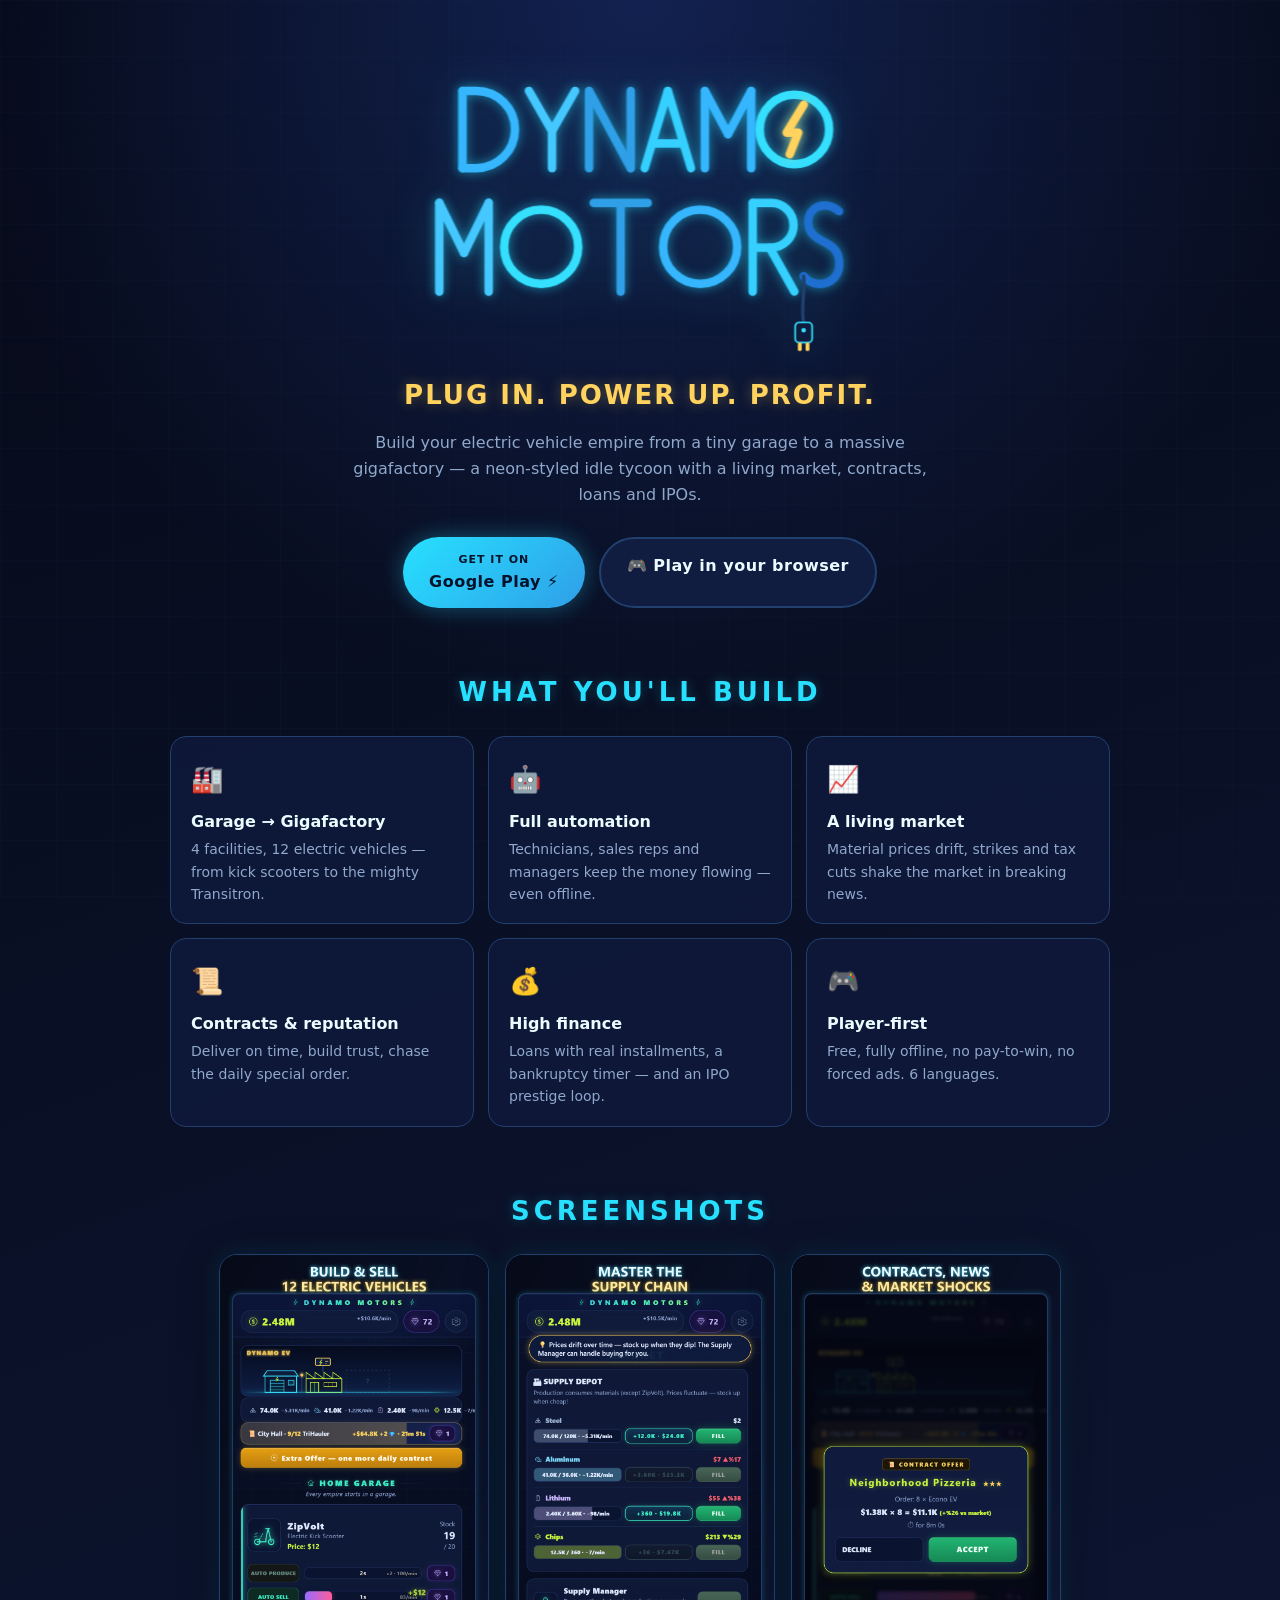
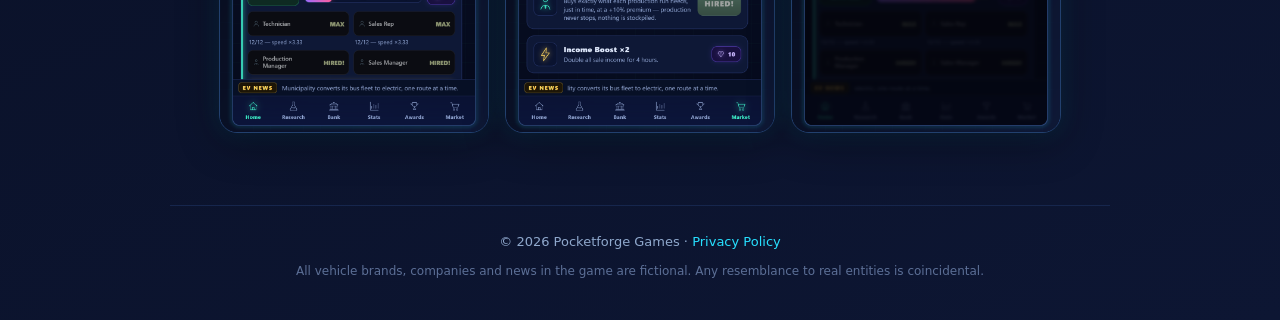
<file: index.html>
<!doctype html>
<html lang="en">
<head>
  <meta charset="UTF-8" />
  <meta name="viewport" content="width=device-width, initial-scale=1.0" />
  <meta name="description" content="Dynamo Motors — a neon-styled idle tycoon game. Build your electric vehicle empire from a tiny garage to a massive gigafactory. Free, offline-friendly, no forced ads." />
  <meta property="og:title" content="Dynamo Motors — Idle EV Factory Game" />
  <meta property="og:description" content="Build your electric vehicle empire from a garage to a gigafactory. Living market, contracts, IPOs — free and offline-friendly." />
  <meta property="og:type" content="website" />
  <meta name="theme-color" content="#0a1128" />
  <link rel="icon" href="./play/favicon.svg" type="image/svg+xml" />
  <title>Dynamo Motors — Idle EV Factory Game</title>
  <style>
    * { margin: 0; padding: 0; box-sizing: border-box; }
    :root {
      --bg: #0a1128; --bg2: #060a18; --panel: #0f1a3d;
      --cyan: #27e0ff; --blue: #35b6ff; --gold: #ffd35e;
      --text: #eafcff; --muted: #8fa8cc; --line: #22406e;
    }
    body {
      font-family: 'Segoe UI', system-ui, sans-serif;
      background:
        radial-gradient(ellipse 90% 60% at 50% 0%, #122150 0%, transparent 60%),
        linear-gradient(160deg, var(--bg2), var(--bg) 55%, #0d1633);
      color: var(--text);
      min-height: 100vh;
      line-height: 1.6;
    }
    .grid-bg {
      position: fixed; inset: 0; pointer-events: none; opacity: 0.5;
      background-image:
        linear-gradient(#2b3f6e22 1px, transparent 1px),
        linear-gradient(90deg, #2b3f6e22 1px, transparent 1px);
      background-size: 56px 56px;
    }
    main { position: relative; max-width: 980px; margin: 0 auto; padding: 48px 20px 32px; text-align: center; }
    .logo { width: min(440px, 82vw); margin: 12px auto 4px; display: block; filter: drop-shadow(0 0 24px #27e0ff33); }
    .tagline { font-size: clamp(18px, 3.4vw, 26px); font-weight: 700; letter-spacing: 2px; color: var(--gold); text-shadow: 0 0 14px #ffd35e55; margin-top: 6px; }
    .sub { color: var(--muted); max-width: 620px; margin: 14px auto 0; font-size: 16px; }
    .cta { display: flex; gap: 14px; justify-content: center; flex-wrap: wrap; margin: 30px 0 8px; }
    .btn {
      display: inline-block; padding: 14px 26px; border-radius: 999px;
      font-weight: 800; font-size: 16px; letter-spacing: 0.5px;
      text-decoration: none; transition: transform 0.15s, box-shadow 0.15s;
    }
    .btn:hover { transform: translateY(-2px); }
    .btn-play { background: linear-gradient(135deg, #27e0ff, #2f9fe8); color: #05122b; box-shadow: 0 0 22px #27e0ff55; }
    .btn-store { background: #101c40; color: var(--text); border: 2px solid var(--line); }
    .btn-store small { display: block; font-weight: 600; font-size: 11px; color: var(--muted); letter-spacing: 1px; }
    .soon { color: var(--gold); }
    section { margin-top: 64px; }
    h2 { font-size: 26px; letter-spacing: 4px; color: var(--cyan); text-shadow: 0 0 12px #27e0ff44; margin-bottom: 22px; }
    .features { display: grid; grid-template-columns: repeat(auto-fit, minmax(250px, 1fr)); gap: 14px; text-align: left; }
    .card {
      background: #0f1a3dcc; border: 1px solid var(--line); border-radius: 16px; padding: 18px 20px;
    }
    .card b { color: var(--text); font-size: 16px; }
    .card span { display: block; color: var(--muted); font-size: 14px; margin-top: 4px; }
    .card .emo { font-size: 26px; display: block; margin-bottom: 8px; }
    .shots { display: flex; gap: 16px; justify-content: center; flex-wrap: wrap; }
    .shots img {
      width: min(270px, 84vw); border-radius: 18px; border: 1px solid var(--line);
      box-shadow: 0 8px 40px #00000066, 0 0 24px #27e0ff22;
    }
    footer { margin-top: 72px; padding: 26px 0 6px; border-top: 1px solid #16264d; color: var(--muted); font-size: 13px; }
    footer a { color: var(--cyan); text-decoration: none; }
    .fine { font-size: 12px; color: #5c6f96; margin-top: 10px; }
  </style>
</head>
<body>
  <div class="grid-bg"></div>
  <main>
    <!-- Neon tüp logo (oyunun açılış ekranıyla aynı) -->
    <svg class="logo" viewBox="15 0 570 400" xmlns="http://www.w3.org/2000/svg" role="img" aria-label="Dynamo Motors">
      <g fill="none" stroke-linecap="round" stroke-linejoin="round" stroke-width="11" style="filter: drop-shadow(0 0 7px #27e0ff88)">
        <path stroke="#35b6ff" d="M70 40 V140"/><path stroke="#35b6ff" d="M70 40 H88 A50 50 0 0 1 88 140 H70"/>
        <path stroke="#45c8ff" d="M156 40 L186 92"/><path stroke="#45c8ff" d="M216 40 L186 92"/><path stroke="#45c8ff" d="M186 92 V140"/>
        <path stroke="#2f9fe8" d="M234 140 V40"/><path stroke="#2f9fe8" d="M234 40 L288 140"/><path stroke="#2f9fe8" d="M288 140 V40"/>
        <path stroke="#35d0ff" d="M306 140 L336 40"/><path stroke="#35d0ff" d="M336 40 L366 140"/><path stroke="#35d0ff" d="M318 108 H354"/>
        <path stroke="#35b6ff" d="M384 140 V40"/><path stroke="#35b6ff" d="M384 40 L414 96"/><path stroke="#35b6ff" d="M414 96 L444 40"/><path stroke="#35b6ff" d="M444 40 V140"/>
        <circle stroke="#35e0ff" cx="500" cy="90" r="45"/>
        <path stroke="#ffd35e" style="filter: drop-shadow(0 0 7px #ffd35e88)" d="M512 58 L490 94 H505 L494 122"/>
        <path stroke="#45c8ff" d="M40 300 V185"/><path stroke="#45c8ff" d="M40 185 L72 250"/><path stroke="#45c8ff" d="M72 250 L104 185"/><path stroke="#45c8ff" d="M104 185 V300"/>
        <circle stroke="#35e0ff" cx="172" cy="242" r="48"/>
        <path stroke="#2f9fe8" d="M240 185 H310"/><path stroke="#2f9fe8" d="M275 190 V300"/>
        <circle stroke="#35b6ff" cx="378" cy="242" r="48"/>
        <path stroke="#35d0ff" d="M446 300 V185"/><path stroke="#35d0ff" d="M446 185 H470 A29 29 0 0 1 470 243 H446"/><path stroke="#35d0ff" d="M468 243 L500 300"/>
        <path stroke="#1f6fd0" d="M558 196 C542 182 517 188 518 212 C519 230 538 234 546 240"/>
        <path stroke="#1f6fd0" d="M546 240 C560 248 562 270 552 282 C540 294 522 292 512 280"/>
      </g>
      <path d="M512 280 C514 302 508 322 512 340" stroke="#22406e" stroke-width="4.5" fill="none" stroke-linecap="round"/>
      <g transform="translate(512 340)">
        <rect x="-11" y="0" width="22" height="26" rx="5" fill="#0e1c3e" stroke="#35e0ff" stroke-width="2.2"/>
        <circle cx="0" cy="10" r="3" fill="#35e0ff"/>
        <rect x="-7.5" y="26" width="5" height="11" rx="2" fill="#ffd35e"/>
        <rect x="2.5" y="26" width="5" height="11" rx="2" fill="#ffd35e"/>
      </g>
    </svg>

    <div class="tagline">PLUG IN. POWER UP. PROFIT.</div>
    <p class="sub">Build your electric vehicle empire from a tiny garage to a massive gigafactory — a neon-styled idle tycoon with a living market, contracts, loans and IPOs.</p>

    <div class="cta">
      <a class="btn btn-play" href="https://play.google.com/store/apps/details?id=com.pocketforge.volttycoon"><small style="display:block;font-size:11px;letter-spacing:1px;font-weight:600">GET IT ON</small>Google Play ⚡</a>
      <a class="btn btn-store" href="./play/">🎮 Play in your browser</a>
    </div>

    <section>
      <h2>WHAT YOU'LL BUILD</h2>
      <div class="features">
        <div class="card"><span class="emo">🏭</span><b>Garage → Gigafactory</b><span>4 facilities, 12 electric vehicles — from kick scooters to the mighty Transitron.</span></div>
        <div class="card"><span class="emo">🤖</span><b>Full automation</b><span>Technicians, sales reps and managers keep the money flowing — even offline.</span></div>
        <div class="card"><span class="emo">📈</span><b>A living market</b><span>Material prices drift, strikes and tax cuts shake the market in breaking news.</span></div>
        <div class="card"><span class="emo">📜</span><b>Contracts &amp; reputation</b><span>Deliver on time, build trust, chase the daily special order.</span></div>
        <div class="card"><span class="emo">💰</span><b>High finance</b><span>Loans with real installments, a bankruptcy timer — and an IPO prestige loop.</span></div>
        <div class="card"><span class="emo">🎮</span><b>Player-first</b><span>Free, fully offline, no pay-to-win, no forced ads. 6 languages.</span></div>
      </div>
    </section>

    <section>
      <h2>SCREENSHOTS</h2>
      <div class="shots">
        <img src="./assets/shot1.png" alt="Home garage with production lines" loading="lazy" />
        <img src="./assets/shot2.png" alt="Supply depot market" loading="lazy" />
        <img src="./assets/shot3.png" alt="Breaking news market event" loading="lazy" />
      </div>
    </section>

    <footer>
      <div>© 2026 Pocketforge Games · <a href="./privacy.html">Privacy Policy</a></div>
      <div class="fine">All vehicle brands, companies and news in the game are fictional. Any resemblance to real entities is coincidental.</div>
    </footer>
  </main>
</body>
</html>
</file>
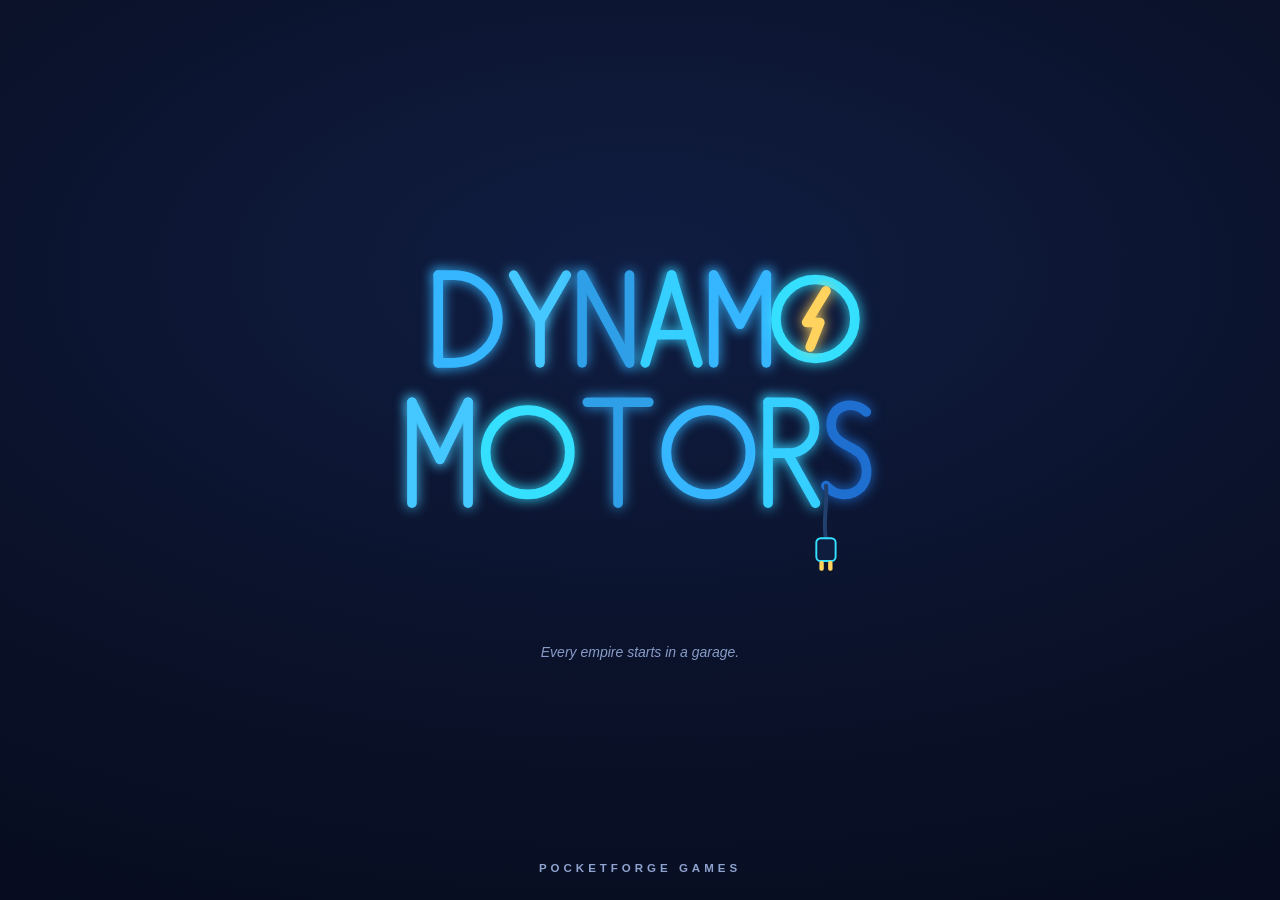
<file: play/index.html>
<!doctype html>
<html lang="en">
  <head>
    <meta charset="UTF-8" />
    <meta name="viewport" content="width=device-width, initial-scale=1.0, maximum-scale=1.0, user-scalable=no, viewport-fit=cover" />
    <meta name="theme-color" content="#0a1128" />
    <link rel="icon" href="./favicon.svg" type="image/svg+xml" />
    <title>Dynamo Motors</title>
    <script type="module" crossorigin src="./assets/index-CjzGllEn.js"></script>
    <link rel="stylesheet" crossorigin href="./assets/index-9BxzzBdL.css">
  </head>
  <body>
    <!-- Açılış: DYNAMO MOTORS logosunun HER tüpü ayrı floresan lamba gibi
         dağınık sırayla pıtırdayarak yanar; şimşek DYNAMO'nun son O'sunun
         içindedir (dinamo/bobin göndermesi); fiş, MOTORS'un S'sinin ucundan
         kısa kabloyla sarkıp sallanır -->
    <div id="boot">
      <svg class="boot-logo" viewBox="15 0 570 420" xmlns="http://www.w3.org/2000/svg">
        <g class="boot-off">
          <path d="M70 40 V140"/><path d="M70 40 H88 A50 50 0 0 1 88 140 H70"/>
          <path d="M156 40 L186 92"/><path d="M216 40 L186 92"/><path d="M186 92 V140"/>
          <path d="M234 140 V40"/><path d="M234 40 L288 140"/><path d="M288 140 V40"/>
          <path d="M306 140 L336 40"/><path d="M336 40 L366 140"/><path d="M318 108 H354"/>
          <path d="M384 140 V40"/><path d="M384 40 L414 96"/><path d="M414 96 L444 40"/><path d="M444 40 V140"/>
          <circle cx="500" cy="90" r="45"/>
          <path d="M512 58 L490 94 H505 L494 122"/>
          <path d="M40 300 V185"/><path d="M40 185 L72 250"/><path d="M72 250 L104 185"/><path d="M104 185 V300"/>
          <circle cx="172" cy="242" r="48"/>
          <path d="M240 185 H310"/><path d="M275 190 V300"/>
          <circle cx="378" cy="242" r="48"/>
          <path d="M446 300 V185"/><path d="M446 185 H470 A29 29 0 0 1 470 243 H446"/><path d="M468 243 L500 300"/>
          <path d="M558 196 C542 182 517 188 518 212 C519 230 538 234 546 240"/>
          <path d="M546 240 C560 248 562 270 552 282 C540 294 522 292 512 280"/>
        </g>
        <g class="boot-on">
          <path style="color:#35b6ff" d="M70 40 V140"/>
          <path style="color:#35b6ff" d="M70 40 H88 A50 50 0 0 1 88 140 H70"/>
          <path style="color:#45c8ff" d="M156 40 L186 92"/>
          <path style="color:#45c8ff" d="M216 40 L186 92"/>
          <path style="color:#45c8ff" d="M186 92 V140"/>
          <path style="color:#2f9fe8" d="M234 140 V40"/>
          <path style="color:#2f9fe8" d="M234 40 L288 140"/>
          <path style="color:#2f9fe8" d="M288 140 V40"/>
          <path style="color:#35d0ff" d="M306 140 L336 40"/>
          <path style="color:#35d0ff" d="M336 40 L366 140"/>
          <path style="color:#35d0ff" d="M318 108 H354"/>
          <path style="color:#35b6ff" d="M384 140 V40"/>
          <path style="color:#35b6ff" d="M384 40 L414 96"/>
          <path style="color:#35b6ff" d="M414 96 L444 40"/>
          <path style="color:#35b6ff" d="M444 40 V140"/>
          <circle style="color:#35e0ff" cx="500" cy="90" r="45"/>
          <path style="color:#ffd35e" d="M512 58 L490 94 H505 L494 122"/>
          <path style="color:#45c8ff" d="M40 300 V185"/>
          <path style="color:#45c8ff" d="M40 185 L72 250"/>
          <path style="color:#45c8ff" d="M72 250 L104 185"/>
          <path style="color:#45c8ff" d="M104 185 V300"/>
          <circle style="color:#35e0ff" cx="172" cy="242" r="48"/>
          <path style="color:#2f9fe8" d="M240 185 H310"/>
          <path style="color:#2f9fe8" d="M275 190 V300"/>
          <circle style="color:#35b6ff" cx="378" cy="242" r="48"/>
          <path style="color:#35d0ff" d="M446 300 V185"/>
          <path style="color:#35d0ff" d="M446 185 H470 A29 29 0 0 1 470 243 H446"/>
          <path style="color:#35d0ff" d="M468 243 L500 300"/>
          <path style="color:#1f6fd0" d="M558 196 C542 182 517 188 518 212 C519 230 538 234 546 240"/>
          <path style="color:#1f6fd0" d="M546 240 C560 248 562 270 552 282 C540 294 522 292 512 280"/>
        </g>
        <g class="boot-plug">
          <path d="M512 280 C514 302 508 322 512 340" stroke="#22406e" stroke-width="4.5" fill="none" stroke-linecap="round"/>
          <g transform="translate(512 340)">
            <rect x="-11" y="0" width="22" height="26" rx="5" fill="#0e1c3e" stroke="#35e0ff" stroke-width="2.2"/>
            <circle cx="0" cy="10" r="3" fill="#35e0ff" class="boot-led"/>
            <rect x="-7.5" y="26" width="5" height="11" rx="2" fill="#ffd35e"/>
            <rect x="2.5" y="26" width="5" height="11" rx="2" fill="#ffd35e"/>
          </g>
        </g>
      </svg>
      <div class="boot-slogan"></div>
      <div class="boot-sub">POCKETFORGE GAMES</div>
    </div>
    <div id="app">
      <header id="hud"></header>
      <div id="eventbar"></div>
      <div id="debtbar"></div>
      <main id="content"></main>
      <div id="ticker"></div>
      <nav id="tabbar"></nav>
    </div>
    <div id="toasts"></div>
  </body>
</html>
</file>
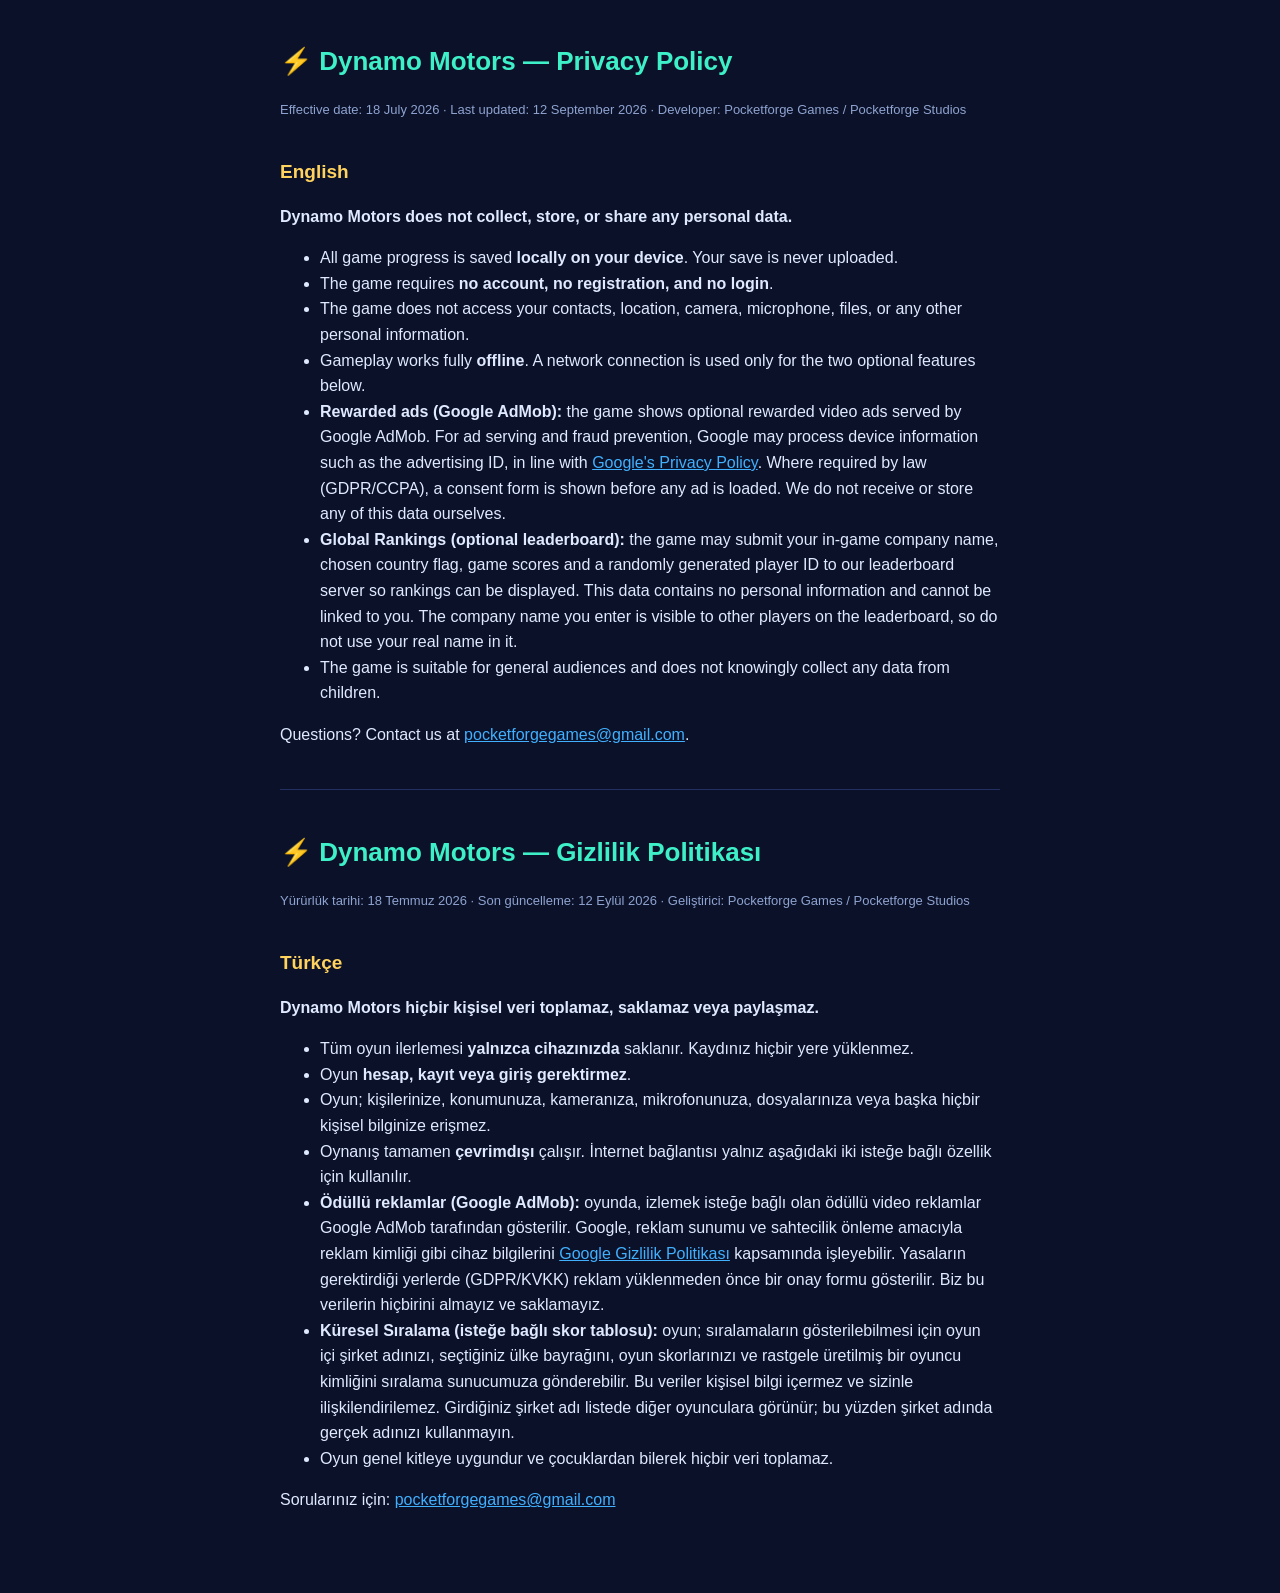
<file: privacy.html>
﻿<!doctype html>
<html lang="en">
<head>
<meta charset="utf-8">
<meta name="viewport" content="width=device-width, initial-scale=1">
<title>Dynamo Motors — Privacy Policy / Gizlilik Politikası</title>
<style>
  body { max-width: 720px; margin: 0 auto; padding: 24px 16px 64px; font-family: 'Segoe UI', Roboto, Arial, sans-serif; background: #0a1128; color: #dfe9ff; line-height: 1.6; }
  h1 { color: #3ef0c8; font-size: 26px; }
  h2 { color: #ffd35e; font-size: 19px; margin-top: 36px; }
  a { color: #41b0ff; }
  hr { border: none; border-top: 1px solid #223061; margin: 42px 0; }
  .date { color: #8fa3d0; font-size: 13px; }
</style>
</head>
<body>
<h1>⚡ Dynamo Motors — Privacy Policy</h1>
<p class="date">Effective date: 18 July 2026 · Last updated: 12 September 2026 · Developer: Pocketforge Games / Pocketforge Studios</p>

<h2>English</h2>
<p><strong>Dynamo Motors does not collect, store, or share any personal data.</strong></p>
<ul>
  <li>All game progress is saved <strong>locally on your device</strong>. Your save is never uploaded.</li>
  <li>The game requires <strong>no account, no registration, and no login</strong>.</li>
  <li>The game does not access your contacts, location, camera, microphone, files, or any other personal information.</li>
  <li>Gameplay works fully <strong>offline</strong>. A network connection is used only for the two optional features below.</li>
  <li><strong>Rewarded ads (Google AdMob):</strong> the game shows optional rewarded video ads served by Google AdMob. For ad serving and fraud prevention, Google may process device information such as the advertising ID, in line with <a href="https://policies.google.com/privacy">Google's Privacy Policy</a>. Where required by law (GDPR/CCPA), a consent form is shown before any ad is loaded. We do not receive or store any of this data ourselves.</li>
  <li><strong>Global Rankings (optional leaderboard):</strong> the game may submit your in-game company name, chosen country flag, game scores and a randomly generated player ID to our leaderboard server so rankings can be displayed. This data contains no personal information and cannot be linked to you. The company name you enter is visible to other players on the leaderboard, so do not use your real name in it.</li>
  <li>The game is suitable for general audiences and does not knowingly collect any data from children.</li>
</ul>
<p>Questions? Contact us at <a href="mailto:pocketforgegames@gmail.com">pocketforgegames@gmail.com</a>.</p>

<hr>

<h1>⚡ Dynamo Motors — Gizlilik Politikası</h1>
<p class="date">Yürürlük tarihi: 18 Temmuz 2026 · Son güncelleme: 12 Eylül 2026 · Geliştirici: Pocketforge Games / Pocketforge Studios</p>

<h2>Türkçe</h2>
<p><strong>Dynamo Motors hiçbir kişisel veri toplamaz, saklamaz veya paylaşmaz.</strong></p>
<ul>
  <li>Tüm oyun ilerlemesi <strong>yalnızca cihazınızda</strong> saklanır. Kaydınız hiçbir yere yüklenmez.</li>
  <li>Oyun <strong>hesap, kayıt veya giriş gerektirmez</strong>.</li>
  <li>Oyun; kişilerinize, konumunuza, kameranıza, mikrofonunuza, dosyalarınıza veya başka hiçbir kişisel bilginize erişmez.</li>
  <li>Oynanış tamamen <strong>çevrimdışı</strong> çalışır. İnternet bağlantısı yalnız aşağıdaki iki isteğe bağlı özellik için kullanılır.</li>
  <li><strong>Ödüllü reklamlar (Google AdMob):</strong> oyunda, izlemek isteğe bağlı olan ödüllü video reklamlar Google AdMob tarafından gösterilir. Google, reklam sunumu ve sahtecilik önleme amacıyla reklam kimliği gibi cihaz bilgilerini <a href="https://policies.google.com/privacy">Google Gizlilik Politikası</a> kapsamında işleyebilir. Yasaların gerektirdiği yerlerde (GDPR/KVKK) reklam yüklenmeden önce bir onay formu gösterilir. Biz bu verilerin hiçbirini almayız ve saklamayız.</li>
  <li><strong>Küresel Sıralama (isteğe bağlı skor tablosu):</strong> oyun; sıralamaların gösterilebilmesi için oyun içi şirket adınızı, seçtiğiniz ülke bayrağını, oyun skorlarınızı ve rastgele üretilmiş bir oyuncu kimliğini sıralama sunucumuza gönderebilir. Bu veriler kişisel bilgi içermez ve sizinle ilişkilendirilemez. Girdiğiniz şirket adı listede diğer oyunculara görünür; bu yüzden şirket adında gerçek adınızı kullanmayın.</li>
  <li>Oyun genel kitleye uygundur ve çocuklardan bilerek hiçbir veri toplamaz.</li>
</ul>
<p>Sorularınız için: <a href="mailto:pocketforgegames@gmail.com">pocketforgegames@gmail.com</a></p>
</body>
</html>
</file>
<file: play/assets/index-9BxzzBdL.css>
:root{--bg-0: #060b1d;--bg-1: #0a1128;--bg-2: #0f1a3d;--panel: #101b3ccc;--panel-solid: #111c3e;--line: #223061;--text: #dfe9ff;--text-dim: #8fa3d0;--cyan: #3ef0c8;--blue: #41b0ff;--lime: #c8f43e;--gold: #ffd35e;--pink: #ff5e9b;--danger: #ff5e6c;--glow-cyan: 0 0 12px #3ef0c866;--glow-blue: 0 0 12px #41b0ff66;--radius: 14px;--bg-page: #02040c;--app-g1: #14306688;--app-g2: #0d3a5544;--grid: #3ef0c806;--bar-g1: #0c153acc;--bar-g2: #0c153a66;--bar-solid: #0c153a;--well: #0a1430;--well-2: #0a1330;--overlay: #02040ccc}*{margin:0;padding:0;box-sizing:border-box;-webkit-tap-highlight-color:transparent}html,body{height:100%;background:var(--bg-page);font-family:Segoe UI,Roboto,Helvetica Neue,Arial,sans-serif;color:var(--text);overflow:hidden;overscroll-behavior:none;user-select:none;-webkit-user-select:none}#app{position:relative;margin:0 auto;height:100dvh;max-width:460px;display:flex;flex-direction:column;background:radial-gradient(120% 45% at 50% -8%,var(--app-g1) 0%,transparent 60%),radial-gradient(90% 35% at 50% 108%,var(--app-g2) 0%,transparent 60%),linear-gradient(180deg,var(--bg-1) 0%,var(--bg-0) 100%);box-shadow:0 0 60px #000}#app:before{content:"";position:absolute;top:0;right:0;bottom:0;left:0;pointer-events:none;background-image:linear-gradient(var(--grid) 1px,transparent 1px),linear-gradient(90deg,var(--grid) 1px,transparent 1px);background-size:36px 36px}#hud{z-index:5;display:flex;flex-direction:column;gap:6px;padding:calc(6px + env(safe-area-inset-top)) 14px 8px;background:linear-gradient(180deg,var(--bar-g1),var(--bar-g2));border-bottom:1px solid var(--line);-webkit-backdrop-filter:blur(6px);backdrop-filter:blur(6px)}.hud-brand{display:flex;align-items:center;justify-content:center;gap:8px;font-size:14.5px;font-weight:900;letter-spacing:5px;background:linear-gradient(90deg,var(--blue),var(--cyan) 45%,var(--lime));-webkit-background-clip:text;background-clip:text;color:transparent}.hud-brand .icon{width:13px;height:13px;color:var(--accent);filter:drop-shadow(0 0 5px var(--accent-glow))}.hud-stats{display:flex;align-items:center;gap:10px}.hud-stat{display:flex;align-items:center;gap:6px;height:42px;padding:0 12px;border-radius:999px;background:var(--panel);border:1px solid var(--line);font-weight:700;font-size:16px;letter-spacing:.3px}.hud-stat .icon{width:17px;height:17px}.hud-money{color:var(--lime);flex:1;min-width:0;justify-content:space-between}.hud-money .icon{color:var(--lime);filter:drop-shadow(0 0 5px #c8f43e88)}.hud-money-main{display:flex;align-items:center;gap:6px;min-width:0;white-space:nowrap}.hud-money-main .val{font-size:19px;font-weight:800}.hud-money-main .icon{width:21px;height:21px;flex:none}.hud-money-side{display:flex;flex-direction:row;align-items:center;gap:9px;flex:0 1 auto;min-width:0;overflow:hidden}@media(max-width:699px){body.boost-on .hud-money-side{display:none}}.ms-col{display:flex;flex-direction:column;align-items:flex-end;justify-content:center;gap:0}.ms-head{font-size:9px;font-weight:800;letter-spacing:1px;color:var(--text-dim);opacity:.8;text-transform:uppercase;line-height:11px}.hud-money .rate{font-size:12px;font-weight:700;color:var(--text-dim);letter-spacing:.2px;font-variant-numeric:tabular-nums;white-space:nowrap;line-height:14px}.hud-money .due{display:block;font-size:12px;line-height:14px;font-weight:800;color:var(--danger);font-variant-numeric:tabular-nums;text-shadow:0 0 6px #ff5e6c55;white-space:nowrap}.ms-sub{font-size:9px;font-weight:700;color:var(--text-dim);opacity:.8;min-height:10px;line-height:10px;font-variant-numeric:tabular-nums;white-space:nowrap}.loan-btns{display:flex;flex-direction:column;gap:6px;align-items:stretch}.loan-btns .btn{font-size:12.5px;padding:7px 10px;justify-content:center}.loan-btns .repay-loan .cost{font-size:12px}.hud-gems{color:#c9b6ff;background:#191040cc;border-color:#6b4ddb99}.hud-gems .icon{color:#c9b6ff;filter:drop-shadow(0 0 5px #a98aff)}.hud-boost{color:var(--gold);font-size:13.5px;display:none}.hud-boost.on{display:flex}.hud-gear{flex:none;width:42px;height:42px;display:grid;place-items:center;border-radius:999px;background:var(--panel);border:1px solid var(--line);color:var(--text-dim);cursor:pointer}.hud-gear .icon{width:18px;height:18px}.hud-gear:active{transform:scale(.94)}.hud-money.debt{color:var(--danger);border-color:#ff5e6c88}.hud-money.debt .icon{color:var(--danger);filter:drop-shadow(0 0 5px #ff5e6c88)}#debtbar{z-index:4;display:none;align-items:center;justify-content:center;padding:5px 14px;font-size:13px;font-weight:800;color:#fff0f0;background:linear-gradient(90deg,#b93a45,#e64f5c);box-shadow:0 0 12px #ff5e6c66;animation:debt-pulse 1s ease-in-out infinite}#debtbar.on{display:flex}@keyframes debt-pulse{0%,to{filter:brightness(1)}50%{filter:brightness(1.25)}}.bankrupt-modal{border-color:var(--danger);box-shadow:0 0 20px #ff5e6c66}.bankrupt-modal h2{color:var(--danger);text-shadow:0 0 10px #ff5e6c66}#eventbar{z-index:4;display:none;align-items:center;justify-content:space-between;gap:10px;padding:5px 14px;font-size:13px;font-weight:700;color:#0c1503;background:linear-gradient(90deg,#9be32f,var(--lime));box-shadow:0 0 12px #c8f43e55}#eventbar.on{display:flex}#eventbar.bad{color:#fff0f0;background:linear-gradient(90deg,#b93a45,#e64f5c);box-shadow:0 0 12px #ff5e6c55}#eventbar b{flex:none;font-variant-numeric:tabular-nums}.event-modal.good{border-color:var(--lime);box-shadow:0 0 16px #c8f43e55}.event-modal.bad{border-color:var(--danger);box-shadow:0 0 16px #ff5e6c55}.event-modal .event-badge{display:inline-block;font-size:12px;font-weight:800;letter-spacing:2px;padding:3px 10px;border-radius:6px;margin-bottom:10px;background:#1d1607;color:var(--gold);border:1px solid #ffd35e55}.event-modal.good h2{color:var(--lime);text-shadow:0 0 10px #c8f43e66}.event-modal.bad h2{color:var(--danger);text-shadow:0 0 10px #ff5e6c66}.event-modal .event-fx{font-size:16px;font-weight:800;color:var(--text);margin-top:4px}.event-modal .event-dur{margin-top:4px}#content{flex:1;overflow-y:auto;overflow-x:hidden;padding:14px 14px 20px;z-index:1;scrollbar-width:thin;scrollbar-color:var(--line) transparent;scrollbar-gutter:stable}.screen-title{font-size:20px;font-weight:800;letter-spacing:3px;text-align:center;color:var(--accent);text-shadow:0 0 12px var(--accent-glow);margin:4px 0 14px}.screen-sub{text-align:center;color:var(--text-dim);font-size:13.5px;margin:-8px 0 14px;letter-spacing:.5px}.cards{display:grid;grid-template-columns:1fr;gap:14px}.vcard.loc-unlock{background:radial-gradient(120% 80% at 85% 10%,#ffd35e14 0%,transparent 55%),linear-gradient(160deg,#241c08,#14204a 55%,#101b3c);border-color:#ffd35e77;animation:milestone-glow 2.4s ease-in-out infinite}@keyframes milestone-glow{0%,to{box-shadow:0 0 10px #ffd35e2e}50%{box-shadow:0 0 24px #ffd35e55}}.loc-unlock .loc-badge{display:inline-block;font-size:11.5px;font-weight:800;letter-spacing:2.5px;color:#241c08;background:linear-gradient(90deg,var(--gold),#ffe9a8);padding:3px 10px;border-radius:6px;margin-bottom:10px;box-shadow:0 0 10px #ffd35e66}.loc-unlock .vcard-icon{color:var(--gold);border-color:#ffd35e66;background:#1d1607}.loc-unlock .vcard-title{color:var(--gold);text-shadow:0 0 10px #ffd35e55;letter-spacing:2px}.loc-unlock .loc-lock{color:#ffd35e99}.loc-lock .icon,.loc-lock .icon svg{width:46px;height:46px}.vcard.locked .vcard-stock .icon,.vcard.locked .vcard-stock .icon svg{width:34px;height:34px}.btn-unlock.btn-milestone{background:linear-gradient(180deg,#ffca3a,#d99a12);color:#241c08;box-shadow:0 0 16px #ffd35e55,inset 0 1px #fff7}#boot{position:fixed;top:0;right:0;bottom:0;left:0;z-index:99;display:flex;flex-direction:column;align-items:center;justify-content:center;gap:30px;background:radial-gradient(120% 90% at 50% 30%,#101d42,#0a1128 55%,#060b1d);transition:opacity .4s ease}#boot.out{opacity:0;pointer-events:none}#boot .boot-logo{width:340px;height:auto}#boot .boot-logo path,#boot .boot-logo circle{fill:none;stroke-linecap:round;stroke-linejoin:round}#boot .boot-off path,#boot .boot-off circle{stroke:#13264e;stroke-width:11}#boot .boot-on path,#boot .boot-on circle{stroke:currentColor;stroke-width:11;opacity:0;filter:drop-shadow(0 0 7px currentColor);animation:boot-tube 1.7s ease-out forwards}#boot .boot-on>*:nth-child(1){animation-delay:.3s}#boot .boot-on>*:nth-child(2){animation-delay:1.15s}#boot .boot-on>*:nth-child(3){animation-delay:.7s}#boot .boot-on>*:nth-child(4){animation-delay:1.5s}#boot .boot-on>*:nth-child(5){animation-delay:.2s}#boot .boot-on>*:nth-child(6){animation-delay:.95s}#boot .boot-on>*:nth-child(7){animation-delay:1.8s}#boot .boot-on>*:nth-child(8){animation-delay:.1s}#boot .boot-on>*:nth-child(9){animation-delay:.9s}#boot .boot-on>*:nth-child(10){animation-delay:1.6s}#boot .boot-on>*:nth-child(11){animation-delay:.5s}#boot .boot-on>*:nth-child(12){animation-delay:2.05s}#boot .boot-on>*:nth-child(13){animation-delay:1.3s}#boot .boot-on>*:nth-child(14){animation-delay:.6s}#boot .boot-on>*:nth-child(15){animation-delay:1.4s}#boot .boot-on>*:nth-child(16){animation-delay:2.15s}#boot .boot-on>*:nth-child(17){animation-delay:.4s}#boot .boot-on>*:nth-child(18){animation-delay:1.7s}#boot .boot-on>*:nth-child(19){animation-delay:1s}#boot .boot-on>*:nth-child(20){animation-delay:1.55s}#boot .boot-on>*:nth-child(21){animation-delay:.45s}#boot .boot-on>*:nth-child(22){animation-delay:1.25s}#boot .boot-on>*:nth-child(23){animation-delay:2.3s}#boot .boot-on>*:nth-child(24){animation-delay:.8s}#boot .boot-on>*:nth-child(25){animation-delay:1.9s}#boot .boot-on>*:nth-child(26){animation-delay:.65s}#boot .boot-on>*:nth-child(27){animation-delay:1.45s}#boot .boot-on>*:nth-child(28){animation-delay:2.2s}#boot .boot-on>*:nth-child(29){animation-delay:1.1s}#boot .boot-on>*:nth-child(30){animation-delay:2.35s}@keyframes boot-tube{0%{opacity:0}10%{opacity:.85}14%{opacity:.08}26%{opacity:.7}32%{opacity:.12}44%{opacity:.95}50%{opacity:.25}62%{opacity:1}to{opacity:1}}#boot .boot-plug{transform-box:view-box;transform-origin:535px 300px;animation:boot-swing 1.9s ease-in-out infinite alternate}@keyframes boot-swing{0%{transform:rotate(-9deg)}to{transform:rotate(9deg)}}#boot .boot-led{animation:scn-blink 1.1s ease-in-out infinite}#boot .boot-sub{position:absolute;bottom:26px;left:0;right:0;text-align:center;font-size:11.5px;letter-spacing:4px;color:var(--text-dim);font-weight:700}@media(min-width:640px){#boot .boot-logo{width:500px}}.scene{position:relative;height:96px;overflow:hidden;border:1px solid var(--line);border-radius:var(--radius);background:linear-gradient(180deg,#060c1e,#0c193a 70%,#0f2148);margin-bottom:2px}.scene .scene-art{position:absolute;top:0;right:0;bottom:0;left:0}.scene svg{position:absolute;top:0;right:0;bottom:0;left:0;width:100%;height:100%}.scene:after{content:"";position:absolute;left:0;right:0;bottom:6px;height:2px;background:linear-gradient(90deg,transparent,var(--accent-soft) 15%,var(--accent-soft) 85%,transparent);box-shadow:0 0 8px var(--accent-glow);pointer-events:none}.scene .scene-sign{position:absolute;top:6px;left:10px;z-index:1;max-width:46%;font-size:12.5px;font-weight:900;letter-spacing:1.5px;text-transform:uppercase;color:var(--gold);text-shadow:0 0 10px #ffd35e88,0 0 3px #ffd35e;white-space:nowrap;overflow:hidden;text-overflow:ellipsis;opacity:.92}.rep-row{display:flex;align-items:center;gap:10px;padding:7px 0;border-bottom:1px solid #1a2a55;font-size:13.5px}.rep-row:last-child{border-bottom:none}.rep-row .rep-name{flex:1;min-width:0;font-weight:700;overflow:hidden;text-overflow:ellipsis;white-space:nowrap}.rep-row .rep-stars{flex:none;color:var(--gold);font-size:12.5px;letter-spacing:1px;text-shadow:0 0 6px #ffd35e55}.rep-row .rep-stars.neg{color:var(--danger);text-shadow:0 0 6px #ff5e6c55}.rep-row .rep-bonus{flex:none;min-width:38px;text-align:right;font-weight:800;color:var(--lime);font-variant-numeric:tabular-nums}.rep-row .rep-bonus.neg{color:var(--danger)}.company-modal .company-input{width:100%;margin-top:12px;padding:11px 14px;font-size:16px;font-weight:700;text-align:center;color:var(--text);background:var(--well);border:1px solid var(--line);border-radius:10px;outline:none;user-select:text;-webkit-user-select:text}.company-modal .company-input:focus{border-color:var(--gold);box-shadow:0 0 10px #ffd35e44}@keyframes scn-blink{0%,to{opacity:1}50%{opacity:.15}}.scn-beacon{animation:scn-blink 1.8s ease-in-out infinite}@keyframes scn-glowpulse{0%,to{opacity:.9}50%{opacity:.55}}.scn-doorglow{animation:scn-glowpulse 3.2s ease-in-out infinite}.scn-tip{animation:scn-glowpulse 2.4s ease-in-out infinite}.ipo-panel{border-color:#ffd35e66;box-shadow:0 0 10px #ffd35e22}.ipo-panel .ipo-row{font-size:13.5px;font-weight:700;color:var(--text-dim);padding:2px 0}.ipo-panel .ipo-row:first-child{color:var(--gold)}.btn-mark{width:100%;margin-top:8px;padding:8px;font-size:12.5px;font-weight:800;letter-spacing:.5px;color:var(--gold);background:linear-gradient(180deg,#241d08,#191405);border:1.4px solid #ffd35e88;border-radius:10px;box-shadow:0 0 8px #ffd35e22;white-space:nowrap;overflow:hidden;text-overflow:ellipsis}.btn-mark:active{box-shadow:0 0 14px #ffd35e66}.btn-mark:disabled{opacity:.45;box-shadow:none}.vcard-title .mk-badge{font-size:12.5px;font-weight:900;color:var(--gold);text-shadow:0 0 8px #ffd35e66;letter-spacing:.5px}.mat-strip{display:none;grid-template-columns:repeat(4,1fr);align-items:center;gap:6px;min-height:46px;padding:8px 10px;background:var(--panel);border:1px solid var(--line);border-radius:var(--radius);cursor:pointer;-webkit-user-select:none;user-select:none}.mat-strip.on{display:grid;position:sticky;top:-14px;z-index:3;background:var(--panel-solid);box-shadow:0 4px 14px #0006}.mat-cell{display:flex;flex-direction:column;align-items:center;gap:1px;font-size:15px;font-weight:800;font-variant-numeric:tabular-nums}.mat-cell .mc-top{display:inline-flex;align-items:center;gap:6px}.mat-cell .icon svg{width:20px;height:20px}.mat-cell b{color:var(--text)}.mat-cell small{font-size:12px;font-weight:700;color:var(--text-dim);min-height:13px;line-height:13px}.mat-cell.low b{color:var(--danger)}.mat-cell.low{animation:debt-pulse 1.4s ease-in-out infinite}.vcard-head .recipe{display:flex;flex-direction:column;justify-content:center;gap:1px;margin-left:20px;font-size:11.5px;font-weight:700;color:var(--text-dim)}.recipe .rc{display:inline-flex;align-items:center;gap:3px;font-variant-numeric:tabular-nums;line-height:1.3}.recipe .rc .icon svg{width:12px;height:12px}.recipe .rc.short{color:var(--danger)!important;animation:debt-pulse 1.4s ease-in-out infinite}.mat-row{display:flex;flex-direction:column;gap:7px;padding:10px 0;border-bottom:1px solid #1a2a55}.mat-row:last-child{border-bottom:none}.mat-row .mat-top{display:flex;align-items:center;justify-content:space-between;gap:10px}.mat-row .mat-name{display:inline-flex;align-items:center;gap:6px;font-size:14px;font-weight:800}.mat-row .mat-name .icon svg{width:16px;height:16px}.mat-row .mat-price{text-align:right;font-size:13.5px;font-weight:800;font-variant-numeric:tabular-nums}.mat-row .mat-price.up{color:var(--danger)}.mat-row .mat-price.down{color:var(--lime)}.mat-row .mat-ctrl{display:grid;grid-template-columns:1fr 108px 66px;align-items:center;gap:6px}.mat-row .mat-btns{display:contents}.mat-row .mat-stockbar{position:relative;min-width:0;height:26px;background:var(--well);border:1px solid var(--line);border-radius:8px;overflow:hidden}.mat-row .mat-stockbar .fill{position:absolute;top:0;right:0;bottom:0;left:0;width:0;opacity:.35;transition:width .3s ease}.mat-row .mat-stockbar b{position:absolute;top:0;right:0;bottom:0;left:0;display:flex;align-items:center;justify-content:center;font-size:11.5px;font-weight:800;font-variant-numeric:tabular-nums;padding:0 6px;overflow:hidden;white-space:nowrap}.mat-row .mat-btns .btn{width:100%;padding:6px 4px;font-size:12px;white-space:nowrap;text-align:center;overflow:hidden;text-overflow:ellipsis}@media(max-width:400px){.mat-row .mat-ctrl{grid-template-columns:1fr 96px 58px}.mat-row .mat-btns .btn{font-size:11.5px}}.matbuy-modal h2{display:flex;align-items:center;justify-content:center;gap:8px}.matbuy-modal h2 .icon svg{width:24px;height:24px}.matbuy-modal .mb-price{color:var(--text-dim);font-weight:700;margin:2px 0 4px}.matbuy-modal .mb-balance{color:var(--lime);font-weight:800;font-size:14.5px;margin:0 0 10px;font-variant-numeric:tabular-nums}.matbuy-modal .mb-live{display:flex;justify-content:center;align-items:baseline;gap:10px;margin-bottom:8px;font-variant-numeric:tabular-nums}.matbuy-modal .mb-qty{font-size:26px;color:var(--text)}.matbuy-modal .mb-cost{font-size:16px;font-weight:800;color:var(--gold)}.matbuy-modal .mb-slider{width:100%;margin:6px 0 14px;accent-color:var(--cyan);height:28px}.bar-fill.blocked{background:#ff5e6c!important;opacity:.45}.bank-active{display:flex;flex-direction:column;gap:10px}.bank-active .panel{margin:0}@media(min-width:700px){.bank-active,#content>.loc-header.bank-col{width:100%;max-width:620px;margin-left:auto;margin-right:auto}}.btn.btn-supply{background:linear-gradient(180deg,#123152,#0c2038);border:1.4px solid var(--cyan);color:var(--cyan);font-weight:800;box-shadow:0 0 8px #3ef0c833,inset 0 0 8px #3ef0c81a}.btn.btn-supply:active{box-shadow:0 0 14px #3ef0c866}.btn.btn-supply:disabled{opacity:.4;box-shadow:none}.ct-box{display:flex;flex-direction:column;gap:6px}.ct-box:not(:empty){margin-bottom:4px}.ct-row{position:relative;overflow:hidden;display:flex;align-items:center;justify-content:space-between;gap:8px;min-height:32px;padding:5px 12px;background:#14204a;border:1px solid #ffd35e66;border-radius:var(--radius);font-size:13px;font-weight:700;cursor:pointer;box-shadow:0 0 8px #ffd35e22;-webkit-user-select:none;user-select:none}.ct-row .ct-fill{position:absolute;top:0;right:0;bottom:0;left:0;width:0;background:linear-gradient(90deg,#d99a1230,#ffd35e42);transition:width .3s ease;pointer-events:none}.ct-row .ct-l{position:relative;flex:1;min-width:0;white-space:nowrap;overflow:hidden;text-overflow:ellipsis}.ct-row.open{flex-wrap:wrap;row-gap:4px}.ct-row.open .ct-l{flex-basis:100%;white-space:normal;overflow:visible;text-overflow:clip;line-height:1.35}.ct-row .ct-l b{color:var(--gold);font-variant-numeric:tabular-nums}.ct-row .ct-r{position:relative;flex:none;color:var(--gold);font-weight:800;font-variant-numeric:tabular-nums}.ct-row.ready{border-color:var(--gold);box-shadow:0 0 12px #ffd35e66}.ct-row.ready .ct-r{color:#1c1503;background:linear-gradient(90deg,#d99a12,var(--gold));padding:3px 9px;border-radius:8px;box-shadow:0 0 8px #ffd35e88}.ct-row.late{border-color:var(--danger);box-shadow:0 0 12px #ff5e6c44;animation:debt-pulse 1.2s ease-in-out infinite}.ct-row.late:not(.ready) .ct-r{color:var(--danger)}.ct-modal h2 .ct-stars{color:var(--gold);font-size:13.5px;margin-left:6px;letter-spacing:2px}.ct-modal h2 .ct-stars.neg{color:var(--danger);text-shadow:0 0 6px #ff5e6c55}.ct-wants{font-size:14.5px;color:var(--text);margin-top:2px}.ct-gems{color:#c9b6ff;text-shadow:0 0 8px #a98aff66}.ct-vs{font-size:12.5px;font-weight:800}.ct-vs.up{color:var(--lime)}.ct-vs.down{color:var(--danger)}.btn-auto.paused{background:#2a1a0e;border-color:#6b4a1e;color:var(--gold);cursor:pointer}.loc-title{display:flex;align-items:center;justify-content:center;gap:9px;margin:18px 2px 3px;font-size:15.5px;font-weight:800;letter-spacing:3px;color:var(--cyan);text-shadow:0 0 8px #3ef0c855}.loc-title:first-child{margin-top:4px}.loc-title .icon{width:15px;height:15px;flex:none;filter:drop-shadow(0 0 5px currentColor)}.loc-title:before,.loc-title:after{content:"";flex:1;height:1px;max-width:70px}.loc-title:before{background:linear-gradient(90deg,transparent,var(--line))}.loc-title:after{background:linear-gradient(90deg,var(--line),transparent)}.loc-motto{text-align:center;font-size:13px;font-style:italic;color:var(--text-dim);letter-spacing:.4px;margin-bottom:12px}.loc-header{display:flex;align-items:center;gap:8px;margin:16px 2px 10px;font-size:13.5px;font-weight:800;letter-spacing:2.5px;color:var(--text-dim)}.loc-header .icon{width:16px;height:16px;color:var(--cyan)}.loc-header:after{content:"";flex:1;height:1px;background:linear-gradient(90deg,var(--line),transparent)}.loc-header:first-of-type{margin-top:4px}.vcard{position:relative;background:var(--panel);border:1px solid var(--line);border-radius:var(--radius);padding:12px;overflow:hidden}.vcard:before{content:"";position:absolute;left:0;top:0;bottom:0;width:3px;background:var(--accent, var(--cyan));box-shadow:0 0 10px var(--accent, var(--cyan))}.vcard-head{display:flex;gap:12px;align-items:center;min-height:88px}.vcard-icon{width:62px;height:62px;flex:none;display:grid;place-items:center;border-radius:12px;background:var(--well-2);border:1px solid var(--line);color:var(--accent, var(--cyan))}.vcard-icon .icon{width:46px;height:46px;filter:drop-shadow(0 0 6px currentColor)}.vcard-title{font-size:18px;font-weight:800;letter-spacing:1px}.vcard-class{font-size:12.5px;color:var(--text-dim);letter-spacing:.4px}.vcard-price{margin-top:3px;font-size:14.5px;color:var(--lime);font-weight:700}.vcard-stock{margin-left:auto;text-align:right;font-size:13.5px;color:var(--text-dim)}.vcard-stock b{display:block;font-size:19px;color:var(--text)}.vcard-stock.full b{color:var(--gold)}.line-row{display:grid;grid-template-columns:96px 1fr 52px;align-items:center;gap:10px;margin-top:10px}.bar{flex:1;height:22px;border-radius:8px;background:var(--well-2);border:1px solid var(--line);overflow:hidden;position:relative}.bar-fill{height:100%;width:0%;border-radius:7px;transition:width .12s linear;background:linear-gradient(90deg,var(--blue),var(--cyan));box-shadow:0 0 10px #3ef0c855}.bar-fill.sellbar{background:linear-gradient(90deg,#9a6bff,var(--pink));box-shadow:0 0 10px #ff5e9b55}.bar-label{position:absolute;top:0;right:0;bottom:0;left:0;display:flex;align-items:center;justify-content:flex-start;padding-left:10px;font-size:12px;font-weight:700;letter-spacing:1px;color:#ffffffd9;text-shadow:0 1px 3px #000}button{font-family:inherit;border:none;cursor:pointer;color:inherit;background:none}.btn{display:inline-flex;align-items:center;justify-content:center;gap:6px;padding:9px 14px;border-radius:10px;font-size:14.5px;font-weight:800;letter-spacing:1px;border:1px solid transparent;transition:transform .06s,filter .15s}.btn:active{transform:scale(.96)}.btn .icon{width:15px;height:15px}.btn-produce{width:100%;background:linear-gradient(180deg,#1391e6,#0d6cbe);color:#eaf6ff;box-shadow:var(--glow-blue),inset 0 1px #fff3}.btn-sell{width:100%;background:linear-gradient(180deg,#e64f8f,#b93a74);color:#ffeef6;box-shadow:0 0 12px #ff5e9b44,inset 0 1px #fff3}.btn-buy{background:var(--well-2);border-color:var(--line);color:var(--text);width:100%;justify-content:space-between;padding:6px 8px;min-height:46px;letter-spacing:0;overflow:hidden}.btn-buy .cost{color:var(--lime);font-weight:800;font-size:12.5px;flex:none;margin-left:6px;white-space:nowrap}.btn-buy.cant .cost{color:var(--danger)}.btn-buy .cost.over{color:var(--gold)}.btn-buy.cant .cost.over{color:var(--danger)}.btn-buy .who{display:flex;align-items:center;gap:5px;font-weight:600;font-size:12.5px;flex:1;min-width:0;text-align:left}.btn-buy .who>span{line-height:1.15}.btn-buy .who .icon{width:14px;height:14px;flex:none;color:var(--blue)}.btn:disabled,.btn.disabled{filter:grayscale(.7) brightness(.65);cursor:default;box-shadow:none}.btn-auto{background:#0e2a22;border-color:#1e6b52;color:var(--cyan);width:100%;cursor:default;font-size:11.5px;letter-spacing:.4px;padding-left:4px;padding-right:4px;white-space:nowrap}.btn-unlock{width:100%;background:linear-gradient(180deg,#22b573,#178a56);color:#eafff5;box-shadow:0 0 14px #22b57355,inset 0 1px #fff3;padding:12px;font-size:15px}.btn-gem{background:#191040;border-color:#6b4ddb99;color:#c9b6ff;font-size:12.5px;padding:6px 9px;box-shadow:0 0 10px #7b5cff33}.btn-gem .icon{filter:drop-shadow(0 0 4px #a98aff)}.btn-gem.cant{filter:grayscale(.8) brightness(.55);box-shadow:none}.line-row .btn-gem{width:100%;padding:6px 4px}.btn-ad{background:linear-gradient(180deg,#e6a013,#bd7f0d);color:#fff8e6;box-shadow:0 0 12px #ffd35e44,inset 0 1px #fff3}.btn-danger{background:linear-gradient(180deg,#e64f5c,#b93a45);color:#ffeef0}.staff-grid{display:grid;grid-template-columns:1fr 1fr;gap:8px;margin-top:10px}.staff-cell{display:flex;flex-direction:column;gap:4px;min-width:0}.staff-info{font-size:12px;color:var(--text-dim);padding-left:2px}.vcard.locked{filter:saturate(.4)}.vcard.locked .vcard-icon{color:var(--text-dim)}.locked-row{display:flex;align-items:center;gap:10px;margin-top:10px}.locked-row .lockmsg{flex:1;color:var(--text-dim);font-size:13.5px;display:flex;gap:8px;align-items:center}.locked-row .lockmsg .icon{width:18px;height:18px}#ticker{z-index:4;display:flex;align-items:center;gap:8px;border-top:1px solid var(--line);background:var(--well);padding:5px 0 5px 10px;overflow:hidden;white-space:nowrap;font-size:13px;color:var(--text-dim)}#ticker .tk-badge{flex:none;color:var(--gold);font-weight:800;font-size:11.5px;letter-spacing:1.5px;border:1px solid #ffd35e55;padding:2px 7px;border-radius:6px;background:#1d1607}#ticker .tk-wrap{flex:1;overflow:hidden}#ticker .tk-text{display:inline-block;padding-left:100%;animation:ticker-scroll 18s linear infinite}@keyframes ticker-scroll{0%{transform:translate(0)}to{transform:translate(-100%)}}#tabbar{z-index:5;display:flex;border-top:1px solid var(--line);background:linear-gradient(0deg,var(--bar-solid),var(--bar-g1));padding-bottom:env(safe-area-inset-bottom);-webkit-backdrop-filter:blur(6px);backdrop-filter:blur(6px)}.tab{flex:1;min-width:0;display:flex;flex-direction:column;align-items:center;gap:3px;padding:8px 0 9px;color:var(--text-dim);font-size:11px;font-weight:700;letter-spacing:.4px}.tab .icon{width:21px;height:21px}.tab.active{color:var(--accent)}.tab.active .icon{filter:drop-shadow(0 0 6px currentColor)}.tab .dot{position:absolute;margin-left:26px;width:8px;height:8px;border-radius:50%;background:var(--gold);box-shadow:0 0 8px var(--gold);display:none}.tab.notify .dot{display:block}.panel{background:var(--panel);border:1px solid var(--line);border-radius:var(--radius);padding:12px;margin-bottom:12px}.panel-row{display:flex;align-items:center;gap:12px}.panel-icon{width:44px;height:44px;flex:none;display:grid;place-items:center;border-radius:10px;background:var(--well-2);border:1px solid var(--line);color:var(--blue)}.panel-icon .icon{width:30px;height:30px;filter:drop-shadow(0 0 5px currentColor)}.panel-name{font-weight:800;font-size:15px;letter-spacing:.4px}.panel-desc{font-size:13px;color:var(--text-dim);margin-top:2px;line-height:1.35}.panel-side{margin-left:auto;text-align:right;flex:none}.panel .lvl{font-size:12px;color:var(--cyan);font-weight:700;letter-spacing:1px}.rp-badge{display:flex;align-items:center;justify-content:center;gap:8px;font-size:16px;font-weight:800;color:var(--cyan);margin-bottom:12px}.rp-badge .icon{width:19px;height:19px;filter:drop-shadow(0 0 6px currentColor)}.claim-panel{text-align:center}.claim-bar{height:26px;margin:10px 0}.claim-bar .bar-fill{background:linear-gradient(90deg,#7be641,var(--lime));box-shadow:0 0 12px #c8f43e66}.btn-claim{width:100%;padding:12px;font-size:16px;background:linear-gradient(180deg,#9be32f,#6faf13);color:#0c1503;box-shadow:0 0 16px #c8f43e55,inset 0 1px #fff5}.claim-gem-row{margin-top:8px;display:flex;gap:8px;justify-content:center}.bar-rate{position:absolute;right:7px;top:50%;transform:translateY(-50%);font-size:10.5px;font-weight:700;letter-spacing:.3px;color:#fff8;text-shadow:0 1px 2px #000;pointer-events:none;font-variant-numeric:tabular-nums}.tl-panel{padding:12px 10px 8px}.tl-panel .panel-name{margin:0 4px 6px}.tl-legend{display:flex;gap:12px;margin:0 4px 8px;font-size:11px;font-weight:700;letter-spacing:.5px;color:var(--text-dim)}.tl-legend i{display:inline-block;width:10px;height:3px;border-radius:2px;margin-right:5px;vertical-align:middle}.tl-wrap{position:relative;touch-action:pan-y}.tl-wrap svg{width:100%;height:auto;display:block}.tl-grid{stroke:#1a2650;stroke-width:1}.tl-zero{stroke:#3a4a7a;stroke-width:1;stroke-dasharray:3 3}.tl-line{fill:none;stroke-width:2;stroke-linejoin:round;stroke-linecap:round}.tl-cross{stroke:#8fa3d0;stroke-width:1;stroke-dasharray:2 3}.tl-ylab{fill:var(--text-dim);font-size:8px;text-anchor:end;font-weight:600}.tl-xlab{fill:var(--text-dim);font-size:8px;font-weight:600}.tl-tip{display:none;position:absolute;top:2px;transform:translate(-50%);background:var(--well-2);border:1px solid var(--line);border-radius:8px;padding:4px 8px;font-size:11px;font-weight:700;white-space:nowrap;pointer-events:none;z-index:3}.tl-tip b{color:var(--text);margin-right:6px;font-weight:800}.tl-tip span{margin-left:6px;font-variant-numeric:tabular-nums}.chart{display:flex;flex-direction:column;gap:8px}.chart-row{display:grid;grid-template-columns:74px 1fr 64px;align-items:center;gap:8px}.chart-name{font-size:12.5px;font-weight:700;color:var(--text-dim);overflow:hidden;text-overflow:ellipsis;white-space:nowrap}.chart-track{height:14px;border-radius:6px;background:var(--well-2);border:1px solid var(--line);overflow:hidden}.chart-fill{height:100%;width:0%;border-radius:5px;transition:width .4s ease;box-shadow:0 0 8px currentColor}.chart-val{font-size:12.5px;font-weight:800;color:var(--lime);text-align:right;font-variant-numeric:tabular-nums}.plist{padding:8px 10px}.plist-row{display:grid;grid-template-columns:minmax(0,1.25fr) 1fr 1fr 1fr;align-items:center;gap:6px;padding:7px 4px;border-bottom:1px solid #18244d}.plist-row:last-child{border-bottom:none}.plist-head{font-size:8.5px;font-weight:800;letter-spacing:.6px;color:var(--text-dim);padding:3px 4px 6px}.plist-head span:not(:first-child),.plist-row>span:not(.pl-name){text-align:right;font-size:12.5px;font-weight:700;font-variant-numeric:tabular-nums}.pl-rev{color:var(--lime)}.pl-spent{color:var(--text-dim)}.pl-net{color:var(--lime)}.pl-net.neg{color:var(--danger)}.pl-name{display:flex;align-items:center;gap:7px;min-width:0}.pl-icon{width:22px;height:22px;flex:none;display:inline-grid;place-items:center}.pl-icon .icon{width:22px;height:22px;filter:drop-shadow(0 0 4px currentColor)}.pl-nm{font-size:13px;font-weight:700;line-height:1.15;min-width:0;overflow:hidden;text-overflow:ellipsis;white-space:nowrap}.pl-nm small{display:block;font-size:10.5px;color:var(--text-dim);font-weight:600}.pl-nm .pl-rate{color:#9db83a;font-variant-numeric:tabular-nums}.pl-nm .pl-rate:empty{display:none}.stat-grid{display:grid;grid-template-columns:1fr 1fr 1fr;gap:8px;margin-bottom:14px}.stat-box{background:var(--panel);border:1px solid var(--line);border-radius:12px;padding:10px 6px;text-align:center}.stat-box b{display:block;font-size:17px;color:var(--cyan)}.stat-box span{font-size:11.5px;color:var(--text-dim)}.ach{opacity:.45}.ach.earned{opacity:1}.ach.earned .panel-icon{color:var(--gold)}.modal-overlay{position:fixed;top:0;right:0;bottom:0;left:0;z-index:50;background:var(--overlay);display:grid;place-items:center;-webkit-backdrop-filter:blur(3px);backdrop-filter:blur(3px)}.modal{width:min(88vw,380px);background:linear-gradient(180deg,var(--bg-2),var(--panel-solid));border:1px solid var(--cyan);box-shadow:var(--glow-cyan);border-radius:18px;padding:20px;text-align:center}.modal h2{font-size:18px;letter-spacing:2px;color:var(--cyan);text-shadow:var(--glow-cyan);margin-bottom:10px}.modal .wb-grid{display:grid;grid-template-columns:1fr 1fr 1fr;gap:8px;margin:14px 0}.modal .wb-cell{background:var(--well-2);border:1px solid var(--line);border-radius:10px;padding:10px 4px}.modal .wb-cell b{display:block;font-size:16px;color:var(--lime)}.modal .wb-cell span{font-size:11.5px;color:var(--text-dim)}.modal .modal-btns{display:flex;gap:10px;margin-top:14px}.modal .modal-btns .btn{flex:1;padding:12px}.modal p{font-size:14.5px;color:var(--text-dim);line-height:1.4}.ad-modal{border-color:var(--gold);box-shadow:0 0 14px #ffd35e55}.ad-title{font-weight:800;margin-top:12px}.ad-note{font-size:12.5px;color:var(--text-dim);margin-top:6px}.ad-spinner{width:40px;height:40px;margin:6px auto;border-radius:50%;border:3px solid var(--line);border-top-color:var(--gold);animation:spin .9s linear infinite}@keyframes spin{to{transform:rotate(360deg)}}#toasts{position:fixed;z-index:60;left:50%;transform:translate(-50%);top:calc(76px + env(safe-area-inset-top));display:flex;flex-direction:column;gap:6px;align-items:center;pointer-events:none;width:max-content;max-width:92vw}.toast{background:#0f1a3df2;border:1px solid var(--cyan);box-shadow:var(--glow-cyan);color:var(--text);padding:8px 16px;border-radius:999px;font-size:14px;font-weight:600;animation:toast-in .25s ease,toast-out .4s ease 2.4s forwards}.toast.gold{border-color:var(--gold);box-shadow:0 0 12px #ffd35e66}.toast .btn{pointer-events:auto;padding:2px 10px;font-size:12.5px;margin-left:6px}:root{--accent: #35e0ff;--accent-glow: #35e0ff66;--accent-soft: #35e0ff77}body.theme-gold{--accent: #ffd35e;--accent-glow: #ffd35e66;--accent-soft: #ffd35e77;--bg-0: #170e04;--bg-1: #1f1306;--bg-2: #33200b;--panel: #241708cc;--panel-solid: #251809;--line: #4d3818;--text: #ffeed2;--text-dim: #c7a56e;--bg-page: #0b0602;--app-g1: #54360e88;--app-g2: #43290a44;--grid: #ffd35e06;--bar-g1: #2a1a08cc;--bar-g2: #2a1a0866;--bar-solid: #2a1a08;--well: #1d1206;--well-2: #1c1106;--overlay: #0b0602cc}body.theme-magenta{--accent: #ff5ec8;--accent-glow: #ff5ec866;--accent-soft: #ff5ec877;--bg-0: #160617;--bg-1: #1e081f;--bg-2: #341136;--panel: #250b26cc;--panel-solid: #260c27;--line: #5a2260;--text: #ffe6fb;--text-dim: #c791c9;--bg-page: #0a020b;--app-g1: #571a5e88;--app-g2: #3c114744;--grid: #ff5ec806;--bar-g1: #2a0d2ccc;--bar-g2: #2a0d2c66;--bar-solid: #2a0d2c;--well: #1c081d;--well-2: #1b081c;--overlay: #0a020bcc}body.theme-rainbow{--accent: #c58cff;--accent-glow: #c58cff66;--accent-soft: #c58cff77;--bg-0: #0d0d16;--bg-1: #12121e;--bg-2: #1e1e30;--panel: #161622cc;--panel-solid: #171723;--line: #33334f;--text: #ecebff;--text-dim: #a3a2c4;--bg-page: #050508;--app-g1: #3a2a6688;--app-g2: #163d5544;--grid: #c58cff06;--bar-g1: #181828cc;--bar-g2: #18182866;--bar-solid: #181828;--well: #101019;--well-2: #0f0f18;--overlay: #050508cc}body.theme-emerald{--accent: #3ee08a;--accent-glow: #3ee08a66;--accent-soft: #3ee08a77;--bg-0: #04140b;--bg-1: #061b0f;--bg-2: #0c2f1a;--panel: #082012cc;--panel-solid: #092113;--line: #1d4d31;--text: #dcffe9;--text-dim: #8fc7a4;--bg-page: #020a05;--app-g1: #0e4d2a88;--app-g2: #0a3d2444;--grid: #3ee08a06;--bar-g1: #0a2415cc;--bar-g2: #0a241566;--bar-solid: #0a2415;--well: #07190e;--well-2: #07180e;--overlay: #020a05cc}body.theme-gold .hud-brand{background:linear-gradient(90deg,#ffc63c,#ffd35e 45%,#fff0b8);-webkit-background-clip:text;background-clip:text}body.theme-magenta .hud-brand{background:linear-gradient(90deg,#ff5ec8,#ff8ad9 45%,#ffc9ee);-webkit-background-clip:text;background-clip:text}body.theme-rainbow .hud-brand{background:linear-gradient(90deg,#ff5e5e,#ffd35e,#3ee08a,#27e0ff,#b45eff);-webkit-background-clip:text;background-clip:text}body.theme-emerald .hud-brand{background:linear-gradient(90deg,#2bc474,#3ee08a 45%,#b8ffd9);-webkit-background-clip:text;background-clip:text}body.theme-rainbow .screen-title{background:linear-gradient(90deg,#ff5e5e,#ffd35e,#3ee08a,#27e0ff,#b45eff);-webkit-background-clip:text;background-clip:text;color:transparent;text-shadow:none}.scene-sign.sign-gold{color:#ffd35e;text-shadow:0 0 8px #ffd35e99,0 0 18px #ffd35e55}.scene-sign.sign-magenta{color:#ff5ec8;text-shadow:0 0 8px #ff5ec899,0 0 18px #ff5ec855}.scene-sign.sign-emerald{color:#3ee08a;text-shadow:0 0 8px #3ee08a99,0 0 18px #3ee08a55}.scene-sign.sign-rainbow{background:linear-gradient(90deg,#ff5e5e,#ffd35e,#3ee08a,#27e0ff,#b45eff);-webkit-background-clip:text;background-clip:text;color:transparent;filter:drop-shadow(0 0 6px #27e0ff66)}.sign-panel{display:flex;flex-direction:column;align-items:flex-start;gap:10px}.sign-opts{display:flex;gap:14px;flex-wrap:wrap}.sign-opt{background:none;border:none;padding:0;display:flex;flex-direction:column;align-items:center;gap:3px;cursor:pointer}.sign-chip{display:block;width:44px;height:32px;border-radius:10px;border:2px solid #31487f}.sign-chip.on{border-color:#eafcff;box-shadow:0 0 10px var(--accent-glow)}.sign-price{font-size:13px;font-weight:800;color:var(--gold);min-height:15px;line-height:15px;font-variant-numeric:tabular-nums}.toast.err{border-color:var(--danger);box-shadow:0 0 12px #ff5e6c55}@keyframes toast-in{0%{opacity:0;transform:translateY(-8px)}}@keyframes toast-out{to{opacity:0;transform:translateY(-8px)}}.tut-story .tut-emoji{font-size:34px;margin-bottom:6px}.tut-story p{font-size:15px;line-height:1.55;color:var(--text)}.notes-modal{text-align:left}.notes-modal .tut-emoji,.notes-modal h2{text-align:center}.notes-list{list-style:none;margin:12px 0 4px;display:flex;flex-direction:column;gap:9px}.notes-list li{position:relative;padding-left:22px;font-size:14px;line-height:1.45;color:var(--text)}.notes-list li:before{content:"⚡";position:absolute;left:0;top:0;color:var(--accent, var(--cyan))}.tut-bubble{position:fixed;z-index:40;left:50%;transform:translate(-50%);bottom:calc(env(safe-area-inset-bottom) + 96px);width:min(92vw,420px);display:flex;align-items:center;gap:10px;padding:10px 12px;border-radius:14px;background:linear-gradient(180deg,#1a2c5f,#12204a);border:1px solid var(--gold);box-shadow:0 0 16px #ffd35e44,0 6px 20px #000a;animation:tut-in .3s ease}@keyframes tut-in{0%{opacity:0;transform:translate(-50%) translateY(10px)}}.tut-bubble .tut-text{flex:1;font-size:14px;line-height:1.4;font-weight:600}.tut-bubble .tut-btns{display:flex;gap:6px;flex:none}.tut-bubble .tut-next{background:linear-gradient(180deg,#ffca3a,#d99a12);color:#241c08;font-size:12.5px;padding:7px 12px}.tut-bubble .tut-skip{background:var(--well-2);border:1px solid var(--line);color:var(--text-dim);font-size:12.5px;padding:7px 10px}.tut-glow{position:relative;z-index:6;box-shadow:0 0 0 3px var(--gold),0 0 18px #ffd35ecc!important;animation:tut-pulse 1.1s ease-in-out infinite}@keyframes tut-pulse{0%,to{box-shadow:0 0 0 3px var(--gold),0 0 10px #ffd35e88}50%{box-shadow:0 0 0 3px var(--gold),0 0 24px #ffd35eee}}.float-money{position:fixed;z-index:30;font-weight:800;font-size:15px;color:var(--lime);text-shadow:0 0 8px #c8f43e99,0 1px 2px #000;pointer-events:none;animation:float-up .9s ease-out forwards}@keyframes float-up{0%{opacity:1;transform:translateY(0)}to{opacity:0;transform:translateY(-46px)}}.settings-row{display:flex;align-items:center;justify-content:space-between;gap:12px;padding:14px 16px;font-size:15px;font-weight:600;margin-bottom:14px}.legal-panel{padding:14px 16px}.seg{display:flex;gap:6px;flex-wrap:wrap;justify-content:flex-end}.lang-select{font-family:inherit;font-size:14.5px;font-weight:700;color:var(--cyan);background:var(--well-2);border:1px solid var(--line);border-radius:10px;padding:9px 34px 9px 12px;cursor:pointer;color-scheme:dark;-moz-appearance:none;appearance:none;-webkit-appearance:none;background-image:linear-gradient(45deg,transparent 50%,var(--cyan) 50%),linear-gradient(135deg,var(--cyan) 50%,transparent 50%);background-position:calc(100% - 18px) 55%,calc(100% - 13px) 55%;background-size:5px 5px,5px 5px;background-repeat:no-repeat}.lang-select:focus{outline:none;border-color:var(--cyan);box-shadow:var(--glow-cyan)}.seg .btn{padding:7px 14px;background:var(--well-2);border:1px solid var(--line);color:var(--text-dim)}.seg .btn.on{color:var(--cyan);border-color:var(--cyan);box-shadow:var(--glow-cyan)}.about{text-align:center;color:var(--text-dim);font-size:12.5px;margin-top:18px}.legal-panel .seg .btn{font-size:12.5px}.legal-text{font-size:12px;color:var(--text-dim);line-height:1.45;margin-top:6px}.legal-modal{text-align:left;max-height:80dvh;display:flex;flex-direction:column}.legal-modal h2{text-align:center;font-size:16px}.legal-body{overflow-y:auto;font-size:13.5px;color:var(--text-dim);line-height:1.55;white-space:pre-line;padding-right:4px}.icon{display:inline-grid;place-items:center}.icon svg{width:100%;height:100%;display:block}@media(min-width:700px){#app{max-width:800px}.cards{grid-template-columns:1fr 1fr;align-items:start}.screen-title,.screen-sub,#content>.panel,#content>.stat-grid,#content>.rp-badge,#content>.settings-row,#content>.about{max-width:620px;margin-left:auto;margin-right:auto}.tab{font-size:12.5px}.tab .icon{width:24px;height:24px}}@media(min-width:1000px){#app{max-width:1100px}.cards{grid-template-columns:1fr 1fr 1fr}.screen-title{font-size:18px;margin-top:0}.screen-sub{margin-bottom:10px}}.scene-flag{display:none;position:absolute;top:8px;right:10px;padding:1px 9px;font-size:21px;line-height:28px;font-weight:800;border:1.5px solid color-mix(in srgb,var(--accent) 40%,transparent);border-radius:12px;background:#0004;box-shadow:0 0 5px color-mix(in srgb,var(--accent) 25%,transparent)}.scene-flag.on{display:block}.scene-flag.festive{animation:flag-pulse 1.6s ease-in-out infinite}@keyframes flag-pulse{50%{box-shadow:0 0 24px var(--accent-glow),inset 0 0 14px var(--accent-soft);transform:scale(1.07)}}.country-label{display:block;margin:10px 0 4px;font-size:12.5px;color:var(--text-dim);font-weight:700}.country-row select,.country-select{width:100%;max-width:240px;padding:8px 10px;font:inherit;font-size:14px;color:var(--text);background:var(--well-2);border:1px solid var(--line);border-radius:10px}.settings-row .country-row select{width:auto;max-width:190px}.confetti-box{position:absolute;top:0;right:0;bottom:0;left:0;overflow:hidden;pointer-events:none}.confetti-box .cf{position:absolute;top:-16px;width:8px;height:14px;left:calc(var(--i) * 3.9%);border-radius:2px;background:hsl(calc(var(--i) * 47deg) 90% 62%);opacity:.9;animation:cf-fall 3s linear infinite;animation-delay:calc(var(--i) * -.27s)}@keyframes cf-fall{0%{transform:translateY(-20px) rotate(0)}to{transform:translateY(105vh) rotate(720deg)}}.ct-flavor{font-style:italic;color:var(--text-dim);font-size:13.5px;line-height:1.4;margin:4px 0 6px}body.evt-halloween #app{box-shadow:0 0 60px #000,inset 0 0 140px #000b}body.evt-halloween #hud{position:relative}body.evt-halloween #hud:after{content:"";position:absolute;left:0;right:0;bottom:-13px;height:14px;pointer-events:none;z-index:6;opacity:.9;background:url("data:image/svg+xml,%3Csvg xmlns='http://www.w3.org/2000/svg' width='64' height='14'%3E%3Cpath d='M0 0h64v3q-4 0-5 5t-3 1q-1-5-6-4t-6 6q-1 3-3-1t-7-4q-5 0-6 3t-3 0q-1-6-7-6t-7 4q-1 3-3-1t-8-3z' fill='%23891717'/%3E%3Ccircle cx='14' cy='11' r='2' fill='%23891717'/%3E%3Ccircle cx='46' cy='12' r='1.6' fill='%23891717'/%3E%3C/svg%3E") repeat-x top}body.evt-halloween .panel{position:relative}body.evt-halloween .panel:after{content:"";position:absolute;top:-1px;right:-1px;border-left:13px solid transparent;border-top:13px solid var(--bg-page);filter:drop-shadow(-1px 1px 0 #5a2b1a);pointer-events:none}body.evt-halloween .vcard{position:relative}body.evt-halloween .vcard:before{content:"";position:absolute;top:0;left:0;width:58px;height:58px;pointer-events:none;opacity:.4;background:url("data:image/svg+xml,%3Csvg xmlns='http://www.w3.org/2000/svg' viewBox='0 0 60 60'%3E%3Cg stroke='%23cfd8ff' stroke-width='1' fill='none' opacity='0.8'%3E%3Cpath d='M0 0Q30 6 56 52M0 0Q20 20 36 34M0 0Q34 14 52 22'/%3E%3Cpath d='M12 10Q20 14 26 22M22 20Q28 25 34 30M34 16Q38 22 44 26'/%3E%3C/g%3E%3C/svg%3E") no-repeat}body.evt-halloween .vcard-icon{position:relative}body.evt-halloween .vcard-icon:after{content:"";position:absolute;left:6px;right:6px;bottom:-9px;height:10px;pointer-events:none;background:url("data:image/svg+xml,%3Csvg xmlns='http://www.w3.org/2000/svg' width='40' height='10'%3E%3Cpath d='M4 0q2 6 3 7t2-4l1-3zM18 0q1 8 3 9t2-6l1-3zM31 0q2 5 3 5t2-3l0-2z' fill='%23941a1a'/%3E%3C/svg%3E") repeat-x top;opacity:.85}body.evt-newyear:after{content:"";position:fixed;top:0;right:0;bottom:0;left:0;z-index:95;pointer-events:none;background-image:radial-gradient(2px 2px at 22px 34px,#ffffffee 40%,transparent 60%),radial-gradient(1.6px 1.6px at 88px 120px,#ffffffcc 40%,transparent 60%),radial-gradient(2.4px 2.4px at 150px 66px,#ffffffee 40%,transparent 60%),radial-gradient(1.4px 1.4px at 190px 150px,#ffffffbb 40%,transparent 60%);background-size:210px 210px;animation:snow-fall 9s linear infinite;opacity:.8}@keyframes snow-fall{0%{background-position:0 0,0 0,0 0,0 0}to{background-position:26px 210px,-18px 210px,12px 210px,-8px 210px}}body.evt-newyear #hud{position:relative}body.evt-newyear #hud:after{content:"";position:absolute;left:0;right:0;bottom:-7px;height:8px;pointer-events:none;z-index:6;background-image:radial-gradient(3px 3px at 10px 4px,#ff5e6c 45%,transparent 60%),radial-gradient(3px 3px at 26px 4px,#ffd35e 45%,transparent 60%),radial-gradient(3px 3px at 42px 4px,#3ee08a 45%,transparent 60%),radial-gradient(3px 3px at 58px 4px,#41b0ff 45%,transparent 60%);background-size:64px 8px;animation:garland 1.4s steps(2) infinite}@keyframes garland{50%{filter:brightness(1.7) saturate(1.3)}}body.evt-national .scene:before{content:"";position:absolute;top:0;left:0;right:0;height:16px;z-index:2;pointer-events:none;background:url("data:image/svg+xml,%3Csvg xmlns='http://www.w3.org/2000/svg' width='72' height='16'%3E%3Cpath d='M0 1h72' stroke='%23cfd8ff88' stroke-width='1'/%3E%3Cpath d='M2 2l8 12l8-12z' fill='%23ffd35e'/%3E%3Cpath d='M26 2l8 12l8-12z' fill='%2335e0ff'/%3E%3Cpath d='M50 2l8 12l8-12z' fill='%23ff5e9b'/%3E%3C/svg%3E") repeat-x top}.modal .wb-capped{font-size:12.5px;color:var(--gold);line-height:1.4;margin-top:-6px}#decor-fx{position:fixed;top:0;right:0;bottom:0;left:0;z-index:45;pointer-events:none;overflow:hidden}#decor-fx .fx{position:absolute;will-change:transform,opacity}#decor-fx .bat{font-size:26px;top:12%;left:-40px;animation:bat-fly 11s linear infinite;filter:drop-shadow(0 0 6px #000)}#decor-fx .bat.b2{top:26%;font-size:20px;animation-duration:14s;animation-delay:-5s}#decor-fx .bat.b3{top:7%;font-size:16px;animation-duration:9s;animation-delay:-2.5s}@keyframes bat-fly{0%{transform:translate(0) translateY(0) scaleX(1)}24%{transform:translate(28vw) translateY(-22px) scaleX(1)}49%{transform:translate(55vw) translateY(12px) scaleX(1)}50%{transform:translate(56vw) translateY(12px) scaleX(-1)}74%{transform:translate(30vw) translateY(-16px) scaleX(-1)}99%{transform:translate(0) translateY(4px) scaleX(-1)}to{transform:translate(0) translateY(4px) scaleX(1)}}#decor-fx .ghost{font-size:30px;right:8%;top:34%;opacity:0;animation:ghost-float 7s ease-in-out infinite}@keyframes ghost-float{0%,to{opacity:0;transform:translateY(24px) rotate(-6deg)}35%{opacity:.85;transform:translateY(-8px) rotate(5deg)}65%{opacity:.6;transform:translateY(-26px) rotate(-4deg)}}#decor-fx .pump{font-size:30px;bottom:96px;animation:pump-bob 2.6s ease-in-out infinite;filter:drop-shadow(0 0 10px #ff9d3e88)}#decor-fx .pump.p1{left:8px}#decor-fx .pump.p2{right:8px;animation-delay:-1.3s}@keyframes pump-bob{50%{transform:translateY(-7px) rotate(6deg)}}#decor-fx .spider{font-size:22px;left:72%;top:-30px;animation:spider-drop 9s ease-in-out infinite}#decor-fx .spider:before{content:"";position:absolute;left:50%;bottom:100%;width:1.5px;height:100vh;background:linear-gradient(#cfd8ff88,#cfd8ff22)}@keyframes spider-drop{0%,to{transform:translateY(0)}40%{transform:translateY(26vh)}55%{transform:translateY(24vh)}70%{transform:translateY(27vh)}}#decor-fx .fw{font-size:40px;top:9%;opacity:0;animation:fw-pop 4.4s ease-out infinite;filter:drop-shadow(0 0 14px #ffd35e)}#decor-fx .fw.f1{left:12%}#decor-fx .fw.f2{right:12%;animation-delay:-2.2s}@keyframes fw-pop{0%{opacity:0;transform:scale(.2) translateY(30px)}12%{opacity:1;transform:scale(1.25) translateY(0)}30%{opacity:.6;transform:scale(1)}48%,to{opacity:0;transform:scale(.9)}}#decor-fx .snowman{font-size:30px;left:8px;bottom:96px;animation:pump-bob 3.2s ease-in-out infinite}#decor-fx .tw{font-size:17px;animation:tw-blink 2.2s ease-in-out infinite}#decor-fx .tw.t1{top:22%;left:8%}#decor-fx .tw.t2{top:16%;right:12%;animation-delay:-.7s}#decor-fx .tw.t3{top:40%;right:5%;animation-delay:-1.5s}@keyframes tw-blink{0%,to{opacity:.15;transform:scale(.8)}50%{opacity:1;transform:scale(1.15)}}#decor-fx .aurora{top:0;right:0;bottom:0;left:0;background:linear-gradient(115deg,transparent 20%,#27e0ff14 38%,#3ee08a1c 50%,#27e0ff14 62%,transparent 80%);background-size:250% 100%;animation:aurora-sweep 6s linear infinite}@keyframes aurora-sweep{0%{background-position:120% 0}to{background-position:-120% 0}}#decor-fx .bolt{font-size:22px;opacity:0;animation:bolt-zap 3.4s ease-in-out infinite;filter:drop-shadow(0 0 10px #27e0ff)}#decor-fx .bolt.bo1{top:14%;left:6%}#decor-fx .bolt.bo2{top:30%;right:5%;animation-delay:-.9s}#decor-fx .bolt.bo3{top:55%;left:4%;animation-delay:-1.7s}#decor-fx .bolt.bo4{top:74%;right:7%;animation-delay:-2.6s}@keyframes bolt-zap{0%,to{opacity:0;transform:scale(.7)}8%{opacity:1;transform:scale(1.25)}16%{opacity:.3}24%{opacity:.9;transform:scale(1.05)}40%{opacity:0}}#decor-fx .batt{font-size:26px;right:10px;bottom:100px;animation:batt-charge 2.8s ease-in-out infinite;filter:drop-shadow(0 0 12px #3ee08a)}@keyframes batt-charge{0%,to{transform:translateY(0);opacity:.7}50%{transform:translateY(-8px);opacity:1}}#decor-fx .tag{font-size:24px;top:-36px;animation:tag-fall 6.5s linear infinite}#decor-fx .tag.tg1{left:12%}#decor-fx .tag.tg2{left:38%;animation-delay:-1.8s;font-size:19px}#decor-fx .tag.tg3{left:64%;animation-delay:-3.4s}#decor-fx .tag.tg4{left:86%;animation-delay:-5s;font-size:17px}@keyframes tag-fall{0%{transform:translateY(0) rotate(-12deg)}to{transform:translateY(112vh) rotate(348deg)}}#decor-fx .pct{font:800 14px Segoe UI,sans-serif;color:#1d1607;background:linear-gradient(180deg,#ffd35e,#ff9d3e);border-radius:8px;padding:3px 8px;box-shadow:0 0 14px #ffd35ecc;animation:pct-pulse 1.6s ease-in-out infinite;rotate:-8deg}#decor-fx .pct.pc1{top:17%;left:4%}#decor-fx .pct.pc2{top:48%;right:4%;animation-delay:-.8s;rotate:7deg}@keyframes pct-pulse{50%{transform:scale(1.18);box-shadow:0 0 24px #ffd35e}}#decor-fx .cash{font-size:24px;left:46%;bottom:-30px;animation:cash-rise 5s ease-in infinite}@keyframes cash-rise{0%{transform:translateY(0);opacity:0}15%{opacity:1}to{transform:translateY(-105vh) rotate(30deg);opacity:0}}#decor-fx .cfx{top:-14px;width:7px;height:12px;border-radius:2px;left:calc(var(--i) * 10% + 3%);background:hsl(calc(var(--i) * 71deg) 90% 62%);opacity:.85;animation:cfx-fall 7s linear infinite;animation-delay:calc(var(--i) * -.8s)}@keyframes cfx-fall{0%{transform:translateY(0) rotate(0) translate(0)}50%{transform:translateY(55vh) rotate(380deg) translate(14px)}to{transform:translateY(112vh) rotate(720deg) translate(-8px)}}#decor-fx .ball{font-size:27px;bottom:-40px;animation:ball-rise 9s ease-in-out infinite}#decor-fx .ball.ba1{left:10%}#decor-fx .ball.ba2{right:12%;animation-delay:-4.5s}@keyframes ball-rise{0%{transform:translateY(0) translate(0);opacity:0}10%{opacity:.95}50%{transform:translateY(-60vh) translate(16px)}95%{opacity:.9}to{transform:translateY(-115vh) translate(-10px);opacity:0}}body.evt-halloween #app{box-shadow:0 0 60px #000,inset 0 0 170px #000d}body.evt-halloween .panel{box-shadow:inset 0 0 30px #3a140a55}body.evt-halloween .screen-title{color:#ff9d3e;text-shadow:0 0 14px #ff9d3e99}.wm-overlay{position:fixed;top:0;left:0;right:0;bottom:0;z-index:40;display:flex;flex-direction:column;background:var(--bg-page)}.wm-bar{display:flex;align-items:center;gap:10px;padding:calc(8px + env(safe-area-inset-top)) 12px 8px;background:var(--panel-solid);border-bottom:1px solid var(--line);color:var(--text);font-weight:600;font-size:13px}.wm-name{color:var(--accent);font-size:14px;font-weight:700;letter-spacing:.4px;white-space:nowrap;overflow:hidden;text-overflow:ellipsis}.wm-spacer{flex:1}.wm-res{white-space:nowrap}.wm-res b{color:var(--accent)}.wm-close{background:none;border:1px solid var(--line);border-radius:8px;color:var(--text-dim);font-size:15px;padding:2px 9px;cursor:pointer}.wm-box{position:relative;flex:1;touch-action:none;overflow:hidden}.wm-svg{display:block;width:100%;height:100%;user-select:none;-webkit-user-select:none}.wm-grid{stroke:var(--accent-soft);stroke-width:.25;opacity:.14}.wm-cont{fill:var(--panel);stroke:var(--accent-soft);stroke-width:1.1;stroke-linejoin:round;opacity:.85;vector-effect:non-scaling-stroke}.wm-cont-glow{fill:none;stroke:var(--accent-glow);stroke-width:4;stroke-linejoin:round;filter:blur(3px);opacity:.5;vector-effect:non-scaling-stroke}.wm-dot{fill:var(--text-dim);opacity:.5}.wm-label{font:600 12px Segoe UI,Roboto,sans-serif;fill:var(--text-dim);paint-order:stroke;stroke:var(--bg-page);stroke-width:3px;stroke-linejoin:round}.wm-label.wm-l-own{fill:var(--text);font-size:13px}.wm-label.wm-l-act{fill:var(--accent);font-size:14px}.wm-sub{font:600 10px Segoe UI,Roboto,sans-serif;fill:var(--text-dim);paint-order:stroke;stroke:var(--bg-page);stroke-width:3px}.wm-svg.wm-farview .wm-sub{display:none}.wm-price{font:700 11px Segoe UI,Roboto,sans-serif;fill:var(--accent);paint-order:stroke;stroke:var(--bg-page);stroke-width:3px}.wm-actring{fill:none;stroke:var(--accent);stroke-width:1.2}.wm-availring{fill:none;stroke:var(--accent);stroke-width:1.4;opacity:.9}.wm-availdot{fill:var(--accent)}.wm-pr-a{fill:var(--well);stroke:var(--accent);stroke-width:.8}.wm-pr-b{fill:var(--panel-solid);stroke:var(--accent);stroke-width:.8}.wm-pr-t{fill:var(--accent);opacity:.9}.wm-pulse{animation:wm-pulse 2.2s ease-in-out infinite;transform-box:fill-box;transform-origin:center}@keyframes wm-pulse{0%,to{opacity:.35;transform:scale(1)}50%{opacity:.9;transform:scale(1.35)}}.wm-selring{display:none;fill:none;stroke:var(--accent);stroke-width:1.6}g.wm-selected .wm-selring{display:block;animation:wm-pulse 1.6s ease-in-out infinite;transform-box:fill-box;transform-origin:center}g.wm-selected .wm-label{display:block!important;fill:var(--accent);font-weight:700;font-size:15px;filter:drop-shadow(0 0 6px var(--accent-glow))}.wm-info{position:absolute;left:10px;right:10px;bottom:calc(10px + env(safe-area-inset-bottom));z-index:6;background:var(--panel-solid);border:1px solid var(--line);border-radius:14px;box-shadow:0 0 18px var(--accent-glow),0 8px 30px #0009;color:var(--text);font-size:13px;padding:12px 14px;max-width:420px;margin:0 auto}.wm-info h3{margin:0 0 2px;font-size:16px;color:var(--accent);letter-spacing:.3px}.wm-i-st{color:var(--text-dim);font-size:11px;margin-bottom:8px}.wm-i-fx{display:grid;grid-template-columns:auto 1fr;gap:3px 10px;font-size:12px}.wm-i-fx .k{color:var(--text-dim)}.wm-i-fx .plus{color:var(--lime, #c8f43e)}.wm-i-fx .minus{color:var(--danger)}.wm-i-req{margin-top:8px;padding-top:8px;border-top:1px solid var(--line);font-size:12px}.wm-i-req .ok{color:var(--lime, #c8f43e)}.wm-i-req .no{color:var(--danger)}.wm-i-close{position:absolute;top:8px;right:10px;background:none;border:none;color:var(--text-dim);font-size:16px;cursor:pointer}.wm-act{display:block;width:100%;margin-top:10px;font-size:13px}.wm-act.confirm{background:var(--gold);color:#201400;border-color:var(--gold)}@media(max-width:379px){.hud-stats{gap:5px}.hud-stat{padding:0 8px;font-size:14.5px}.hud-boost{font-size:12px;letter-spacing:0}}@media(max-width:419px){.scene .scene-sign{max-width:62%;font-size:10.5px;letter-spacing:.8px}}.fx-rows{display:grid;gap:5px;margin-top:6px}.fx-row{display:flex;justify-content:space-between;font-size:13px;color:var(--text)}.fx-row .fx-good{color:var(--lime)}.fx-row .fx-bad{color:var(--danger)}.fx-row.fx-none{color:var(--text-dim);font-size:12px}.tab-label{white-space:nowrap;max-width:100%}@media(max-width:429px){.tab{font-size:10px;letter-spacing:.2px}}@media(max-width:359px){.tab{font-size:9px;letter-spacing:0}}.wm-order .wm-o-bg{fill:var(--panel-solid);stroke:var(--gold);stroke-width:1.1;filter:drop-shadow(0 0 5px #ffd35e66)}.wm-order .wm-o-line{stroke:var(--gold);stroke-width:1;opacity:.7}.wm-order{color:var(--gold)}.wm-o-name{font:700 11.5px Segoe UI,Roboto,sans-serif;fill:var(--gold)}.wm-o-time{font:700 10.5px Segoe UI,Roboto,sans-serif;fill:var(--text-dim);font-variant-numeric:tabular-nums}.wm-ord-rows{display:grid;gap:7px;margin:8px 0 4px;max-height:34vh;overflow-y:auto}.wm-ord-row{display:grid;grid-template-columns:minmax(64px,1fr) 34px 1fr 30px;align-items:center;gap:8px;font-size:12.5px}.wm-ord-city{color:var(--text);white-space:nowrap;overflow:hidden;text-overflow:ellipsis}.wm-ord-stock{color:var(--text-dim);text-align:right;font-variant-numeric:tabular-nums}.wm-ord-slider{width:100%;accent-color:var(--accent);min-width:0}.wm-ord-n{color:var(--accent);text-align:right;font-variant-numeric:tabular-nums}.wm-ord-none{color:var(--text-dim);font-size:12px;padding:6px 0}.wm-ord-sum{min-height:16px;font-size:12.5px;font-weight:700;color:var(--lime);text-align:right}#boot .boot-slogan{margin-top:6px;font-size:14px;font-style:italic;color:var(--text-dim);text-align:center;padding:0 24px;opacity:0;animation:boot-slogan-in 1.2s ease-out 2.2s forwards}@keyframes boot-slogan-in{0%{opacity:0;transform:translateY(6px)}to{opacity:.95;transform:translateY(0)}}.tut-modal{max-width:340px}.tut-modal p{font-size:15px;line-height:1.45;margin:4px 0 14px}.perf-lite *{text-shadow:none!important;box-shadow:none!important}.perf-lite .bar-fill,.perf-lite .mat-stockbar .fill,.perf-lite .chart-fill{transition:none!important}.perf-lite .vcard,.perf-lite .panel{filter:none!important}.perf-lite .wm-pulse,.perf-lite .wm-availring,.perf-lite .scene-sign,.perf-lite .hud-flag,.perf-lite .debt .val,.perf-lite #debtbar span{animation:none!important}.perf-lite .wm-cont-glow{display:none}.perf-lite .wm-svg text{filter:none!important}.wm-pick .wm-close,.wm-pick .wm-price{display:none}.lb-overlay{position:fixed;top:0;right:0;bottom:0;left:0;background:#040814b8;z-index:60;display:flex;align-items:center;justify-content:center}.lb-win{width:min(430px,92vw);max-height:78vh;display:flex;flex-direction:column;gap:8px;padding:14px 14px 10px}.lb-head{display:flex;justify-content:space-between;align-items:center}.lb-title{font-weight:800;letter-spacing:1.5px;color:var(--cyan);font-size:15px}.lb-close{background:none;border:none;color:#9fb2d8;font-size:18px;cursor:pointer;padding:2px 6px}.lb-tabs{display:flex;gap:6px}.lb-tab{flex:1;padding:6px 0;font-size:12px;opacity:.6}.lb-tab.on{opacity:1;border-color:var(--cyan);color:var(--cyan)}.lb-list{overflow-y:auto;min-height:140px}.lb-row,.lb-me{display:grid;grid-template-columns:40px 26px 1fr auto;gap:6px;padding:4px 2px;font-size:13px;align-items:center}.lb-row:nth-child(odd){background:#ffffff06}.lb-row:nth-child(1) .lb-rank,.lb-row:nth-child(2) .lb-rank,.lb-row:nth-child(3) .lb-rank{color:var(--gold, #ffd35e);font-weight:800}.lb-rank{opacity:.8;text-align:right;padding-right:4px}.lb-name{overflow:hidden;text-overflow:ellipsis;white-space:nowrap}.lb-score{font-weight:700;color:var(--lime)}.lb-me{border-top:1px solid rgba(255,255,255,.15);margin-top:4px;padding-top:8px;color:var(--cyan);font-weight:700}.lb-note{font-size:10px;opacity:.5;text-align:center}.lb-empty{opacity:.6;padding:20px 8px;text-align:center;font-size:13px}.lb-open{margin:4px 0 10px;width:100%}.wm-hit{fill:#0000;stroke:none}
</file>
